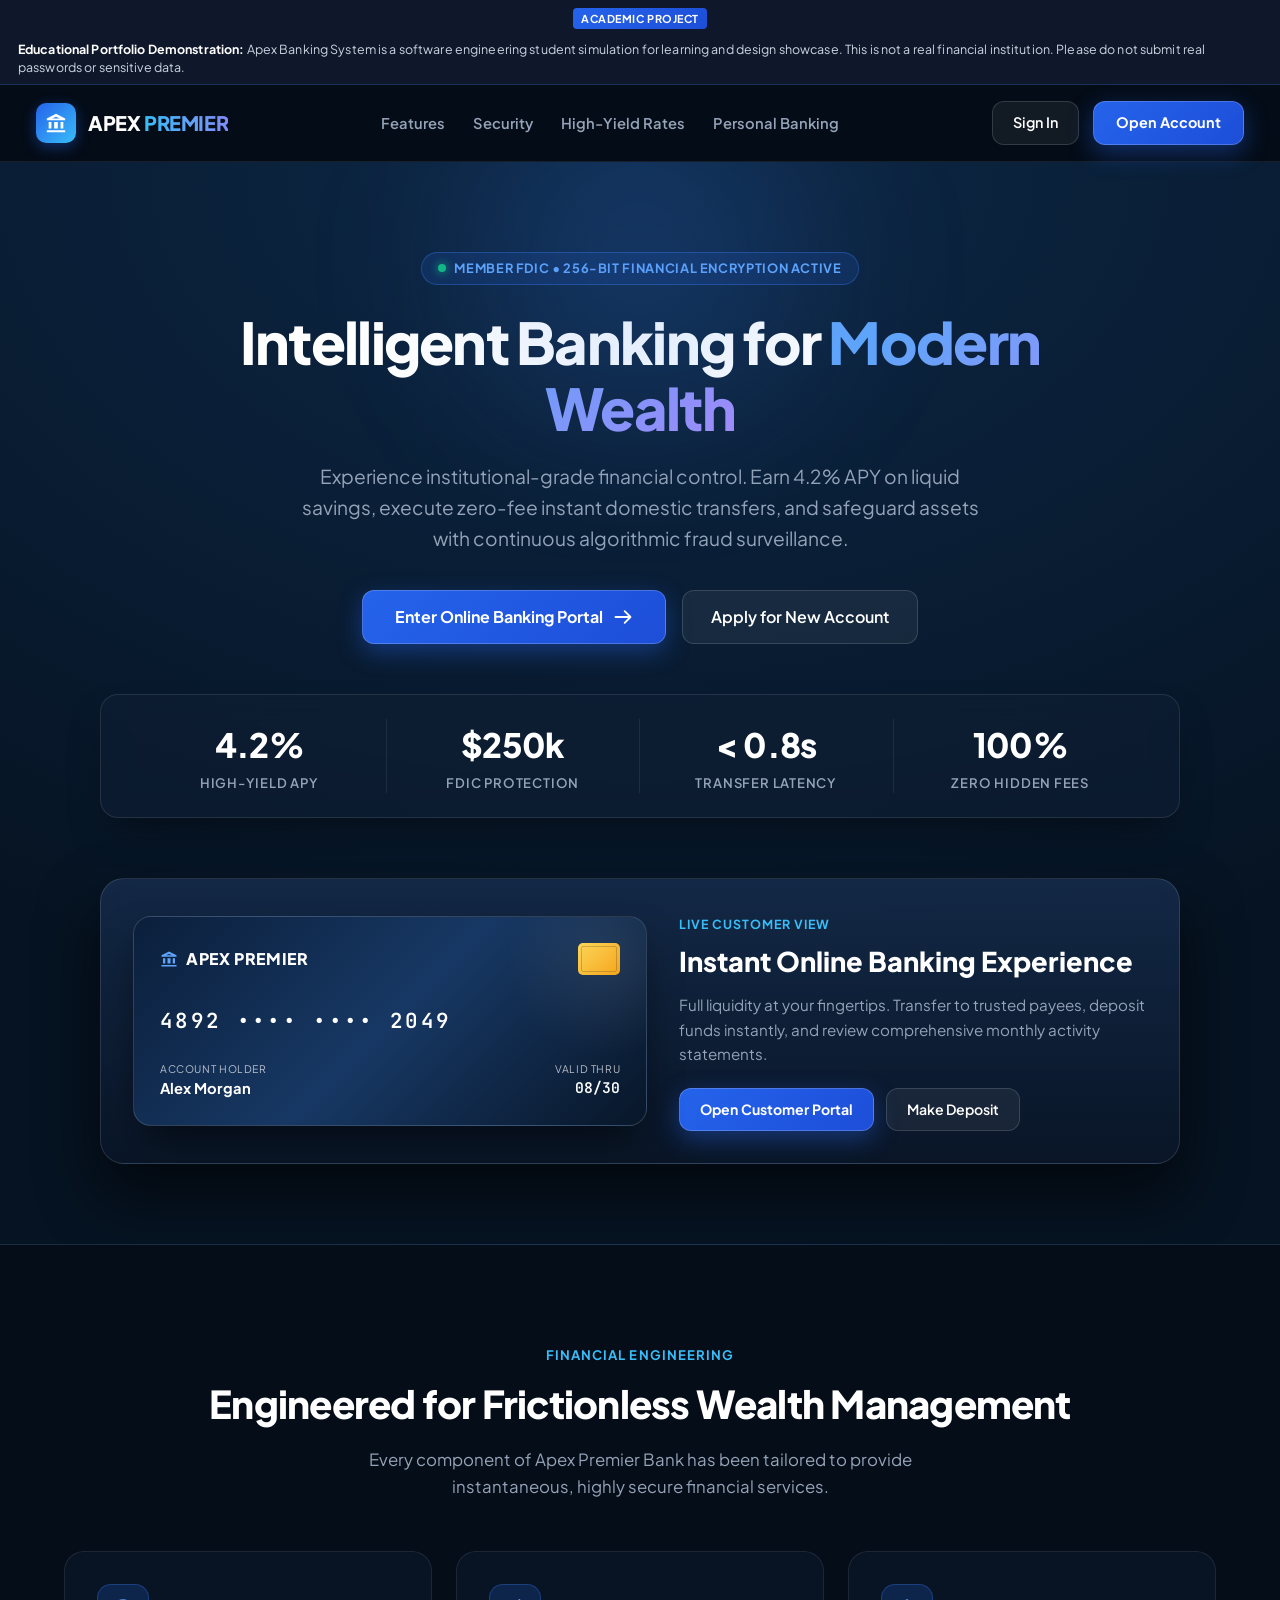
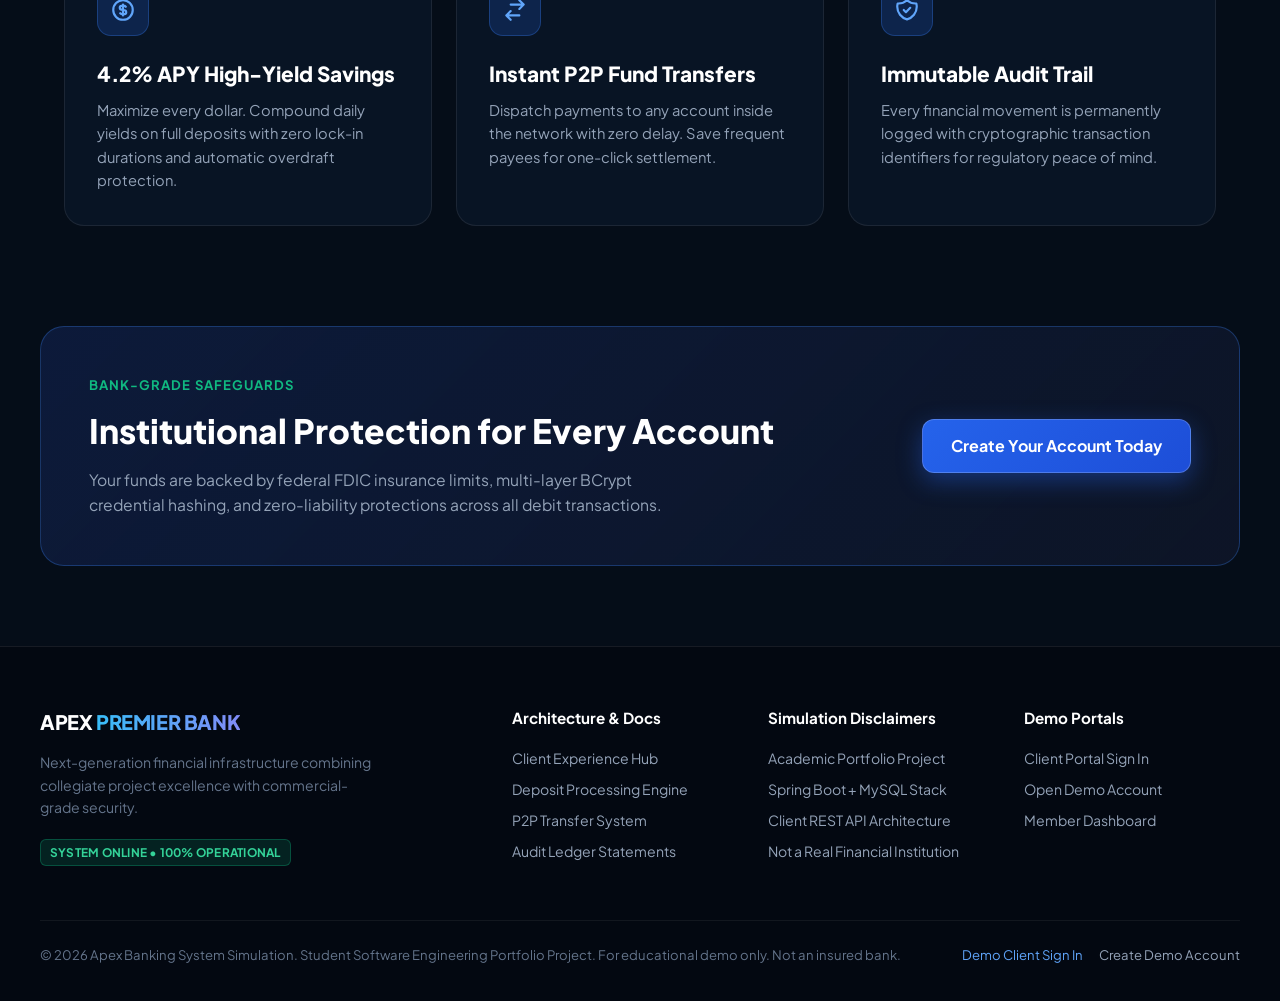
<file: index.html>
<!DOCTYPE html>
<html lang="en">
<head>
  <meta charset="UTF-8">
  <meta name="viewport" content="width=device-width, initial-scale=1.0">
  <meta name="robots" content="noindex, nofollow">
  <meta name="description" content="Academic Portfolio Project - Modern Banking Software Simulation">
  <title>Apex Banking System [Academic Portfolio Demonstration]</title>
  <link rel="stylesheet" href="css/style.css">
  <link rel="stylesheet" href="css/dashboard.css">
  <style>
    /* World-Class Premium Landing UI Styles */
    :root {
      --hero-gradient: radial-gradient(100% 80% at 50% 0%, #0d2847 0%, #061322 100%);
      --accent-glow: 0 0 40px rgba(37, 99, 235, 0.28);
    }

    body {
      background-color: #050d18;
      color: #e2e8f0;
      overflow-x: hidden;
    }

    /* Premium Navigation Header */
    .landing-nav {
      position: sticky;
      top: 0;
      z-index: 100;
      background: rgba(5, 13, 24, 0.85);
      backdrop-filter: blur(16px);
      -webkit-backdrop-filter: blur(16px);
      border-bottom: 1px solid rgba(255, 255, 255, 0.08);
      padding: 16px 36px;
      display: flex;
      justify-content: space-between;
      align-items: center;
    }

    .brand-logo-wrap {
      display: flex;
      align-items: center;
      gap: 12px;
      text-decoration: none;
    }

    .brand-icon-lux {
      width: 40px;
      height: 40px;
      background: linear-gradient(135deg, #2563eb, #38bdf8);
      border-radius: 10px;
      display: flex;
      align-items: center;
      justify-content: center;
      color: #ffffff;
      box-shadow: 0 4px 14px rgba(37, 99, 235, 0.4);
    }

    .brand-text-lux {
      font-size: 1.25rem;
      font-weight: 800;
      letter-spacing: -0.02em;
      color: #ffffff;
    }

    .brand-text-lux span {
      background: linear-gradient(90deg, #38bdf8, #818cf8);
      -webkit-background-clip: text;
      -webkit-text-fill-color: transparent;
    }

    .nav-links-lux {
      display: flex;
      align-items: center;
      gap: 28px;
      list-style: none;
    }

    .nav-links-lux a {
      color: #94a3b8;
      font-size: 0.92rem;
      font-weight: 600;
      transition: color 0.2s ease;
    }

    .nav-links-lux a:hover {
      color: #ffffff;
    }

    .nav-actions-lux {
      display: flex;
      align-items: center;
      gap: 14px;
    }

    /* Hero Section */
    .hero-lux {
      position: relative;
      background: var(--hero-gradient);
      padding: 90px 24px 80px;
      text-align: center;
      overflow: hidden;
      border-bottom: 1px solid rgba(255, 255, 255, 0.06);
    }

    .hero-glow-orb {
      position: absolute;
      top: -100px;
      left: 50%;
      transform: translateX(-50%);
      width: 600px;
      height: 400px;
      background: radial-gradient(circle, rgba(59, 130, 246, 0.22) 0%, transparent 70%);
      filter: blur(60px);
      pointer-events: none;
    }

    .hero-badge {
      display: inline-flex;
      align-items: center;
      gap: 8px;
      padding: 6px 16px;
      border-radius: 50px;
      background: rgba(37, 99, 235, 0.15);
      border: 1px solid rgba(59, 130, 246, 0.35);
      color: #60a5fa;
      font-size: 0.8rem;
      font-weight: 700;
      letter-spacing: 0.05em;
      margin-bottom: 24px;
      text-transform: uppercase;
    }

    .hero-badge-dot {
      width: 8px;
      height: 8px;
      border-radius: 50%;
      background: #10b981;
      box-shadow: 0 0 10px #10b981;
    }

    .hero-headline {
      font-size: 3.6rem;
      font-weight: 800;
      letter-spacing: -0.03em;
      line-height: 1.15;
      max-width: 900px;
      margin: 0 auto 20px;
      color: #ffffff;
    }

    .hero-headline span {
      background: linear-gradient(135deg, #60a5fa 20%, #a78bfa 100%);
      -webkit-background-clip: text;
      -webkit-text-fill-color: transparent;
    }

    .hero-subtext {
      font-size: 1.2rem;
      color: #94a3b8;
      max-width: 680px;
      margin: 0 auto 36px;
      line-height: 1.6;
    }

    .hero-cta-group {
      display: flex;
      justify-content: center;
      gap: 16px;
      margin-bottom: 50px;
      flex-wrap: wrap;
    }

    .btn-lux-primary {
      background: linear-gradient(135deg, #2563eb, #1d4ed8);
      color: #ffffff;
      padding: 14px 32px;
      border-radius: 12px;
      font-weight: 700;
      font-size: 1rem;
      box-shadow: 0 8px 24px rgba(37, 99, 235, 0.4);
      display: inline-flex;
      align-items: center;
      gap: 10px;
      border: 1px solid rgba(255, 255, 255, 0.2);
      transition: all 0.25s ease;
    }

    .btn-lux-primary:hover {
      transform: translateY(-2px);
      box-shadow: 0 12px 30px rgba(37, 99, 235, 0.6);
      background: linear-gradient(135deg, #3b82f6, #2563eb);
    }

    .btn-lux-secondary {
      background: rgba(255, 255, 255, 0.06);
      color: #ffffff;
      padding: 14px 28px;
      border-radius: 12px;
      font-weight: 600;
      font-size: 1rem;
      border: 1px solid rgba(255, 255, 255, 0.14);
      display: inline-flex;
      align-items: center;
      gap: 8px;
      transition: all 0.25s ease;
    }

    .btn-lux-secondary:hover {
      background: rgba(255, 255, 255, 0.12);
      border-color: rgba(255, 255, 255, 0.3);
    }

    /* Key Metrics Bar */
    .metrics-bar {
      display: grid;
      grid-template-columns: repeat(4, 1fr);
      max-width: 1080px;
      margin: 0 auto 20px;
      padding: 24px 32px;
      background: rgba(15, 30, 52, 0.6);
      border: 1px solid rgba(255, 255, 255, 0.1);
      border-radius: 18px;
      backdrop-filter: blur(12px);
      box-shadow: 0 20px 40px -15px rgba(0, 0, 0, 0.5);
    }

    .metric-item {
      text-align: center;
      border-right: 1px solid rgba(255, 255, 255, 0.08);
      padding: 0 16px;
    }

    .metric-item:last-child {
      border-right: none;
    }

    .metric-number {
      font-size: 2.1rem;
      font-weight: 800;
      color: #ffffff;
      letter-spacing: -0.02em;
    }

    .metric-desc {
      font-size: 0.82rem;
      color: #94a3b8;
      font-weight: 600;
      text-transform: uppercase;
      letter-spacing: 0.06em;
      margin-top: 4px;
    }

    /* Showcase Card Container */
    .card-showcase-wrap {
      max-width: 1080px;
      margin: 60px auto 0;
      position: relative;
    }

    .hero-mockup-frame {
      background: linear-gradient(180deg, rgba(22, 45, 78, 0.8) 0%, rgba(10, 22, 40, 0.95) 100%);
      border: 1px solid rgba(255, 255, 255, 0.12);
      border-radius: 24px;
      padding: 32px;
      box-shadow: 0 30px 60px rgba(0, 0, 0, 0.6);
      display: grid;
      grid-template-columns: 1.1fr 1fr;
      gap: 32px;
      align-items: center;
      text-align: left;
    }

    /* Feature Grid Section */
    .features-section {
      max-width: 1200px;
      margin: 100px auto;
      padding: 0 24px;
    }

    .section-badge {
      color: #38bdf8;
      font-weight: 700;
      font-size: 0.82rem;
      letter-spacing: 0.08em;
      text-transform: uppercase;
      margin-bottom: 10px;
    }

    .section-title-lux {
      font-size: 2.4rem;
      font-weight: 800;
      color: #ffffff;
      letter-spacing: -0.02em;
      margin-bottom: 14px;
    }

    .section-desc-lux {
      font-size: 1.05rem;
      color: #94a3b8;
      max-width: 600px;
      line-height: 1.6;
      margin-bottom: 50px;
    }

    .lux-grid {
      display: grid;
      grid-template-columns: repeat(auto-fit, minmax(320px, 1fr));
      gap: 24px;
    }

    .lux-card {
      background: rgba(15, 30, 52, 0.45);
      border: 1px solid rgba(255, 255, 255, 0.08);
      border-radius: 20px;
      padding: 32px;
      transition: all 0.3s ease;
      position: relative;
      overflow: hidden;
    }

    .lux-card:hover {
      transform: translateY(-5px);
      border-color: rgba(59, 130, 246, 0.5);
      background: rgba(18, 38, 68, 0.6);
      box-shadow: 0 20px 40px rgba(0, 0, 0, 0.4);
    }

    .lux-icon {
      width: 52px;
      height: 52px;
      border-radius: 14px;
      background: rgba(37, 99, 235, 0.2);
      border: 1px solid rgba(59, 130, 246, 0.3);
      display: flex;
      align-items: center;
      justify-content: center;
      color: #60a5fa;
      margin-bottom: 22px;
    }

    .lux-card-title {
      font-size: 1.3rem;
      font-weight: 800;
      color: #ffffff;
      margin-bottom: 10px;
    }

    .lux-card-desc {
      font-size: 0.92rem;
      color: #94a3b8;
      line-height: 1.6;
    }

    /* Security & Compliance Banner */
    .security-banner {
      max-width: 1200px;
      margin: 80px auto;
      padding: 48px;
      background: linear-gradient(135deg, rgba(30, 58, 138, 0.3) 0%, rgba(15, 23, 42, 0.8) 100%);
      border: 1px solid rgba(59, 130, 246, 0.3);
      border-radius: 24px;
      display: flex;
      align-items: center;
      justify-content: space-between;
      gap: 40px;
      flex-wrap: wrap;
    }

    /* Footer */
    .landing-footer {
      background: #030811;
      border-top: 1px solid rgba(255, 255, 255, 0.08);
      padding: 60px 36px 36px;
      color: #64748b;
      font-size: 0.88rem;
    }

    .footer-grid {
      max-width: 1200px;
      margin: 0 auto;
      display: grid;
      grid-template-columns: 2fr 1fr 1fr 1fr;
      gap: 40px;
      margin-bottom: 48px;
    }

    .footer-col h4 {
      color: #ffffff;
      font-size: 0.95rem;
      font-weight: 700;
      margin-bottom: 18px;
    }

    .footer-col ul {
      list-style: none;
    }

    .footer-col ul li {
      margin-bottom: 10px;
    }

    .footer-col ul li a {
      color: #94a3b8;
      transition: color 0.2s ease;
    }

    .footer-col ul li a:hover {
      color: #ffffff;
    }

    .footer-bottom {
      max-width: 1200px;
      margin: 0 auto;
      padding-top: 24px;
      border-top: 1px solid rgba(255, 255, 255, 0.06);
      display: flex;
      justify-content: space-between;
      align-items: center;
      font-size: 0.82rem;
      flex-wrap: wrap;
      gap: 12px;
    }

    @media (max-width: 900px) {
      .nav-links-lux { display: none; }
      .metrics-bar { grid-template-columns: repeat(2, 1fr); gap: 20px; }
      .hero-mockup-frame { grid-template-columns: 1fr; }
      .hero-headline { font-size: 2.6rem; }
      .footer-grid { grid-template-columns: 1fr; }
    }
  </style>
</head>
<body>

  <!-- Academic Simulation Disclaimer Banner -->
  <div class="academic-simulation-banner">
    <span class="academic-badge">Academic Project</span>
    <span class="academic-banner-text">
      <strong>Educational Portfolio Demonstration:</strong> Apex Banking System is a software engineering student simulation for learning and design showcase. This is not a real financial institution. Please do not submit real passwords or sensitive data.
    </span>
  </div>

  <!-- Premium Top Navigation -->
  <nav class="landing-nav">
    <a href="index.html" class="brand-logo-wrap">
      <div class="brand-icon-lux">
        <svg width="22" height="22" viewBox="0 0 24 24" fill="currentColor">
          <path d="M12 2L2 7v2h20V7L12 2zm0 3.3L16.2 7H7.8L12 5.3zM4 11v7h3v-7H4zm6 0v7h4v-7h-4zm7 0v7h3v-7h-3zm-15 9v2h20v-2H2z"/>
        </svg>
      </div>
      <div class="brand-text-lux">APEX <span>PREMIER</span></div>
    </a>

    <ul class="nav-links-lux">
      <li><a href="#features">Features</a></li>
      <li><a href="#security">Security</a></li>
      <li><a href="#rates">High-Yield Rates</a></li>
      <li><a href="login.html">Personal Banking</a></li>
    </ul>

    <div class="nav-actions-lux">
      <a href="login.html" class="btn-lux-secondary" style="padding: 10px 20px; font-size: 0.9rem;">Sign In</a>
      <a href="register.html" class="btn-lux-primary" style="padding: 10px 22px; font-size: 0.9rem;">Open Account</a>
    </div>
  </nav>

  <!-- Hero Section -->
  <header class="hero-lux">
    <div class="hero-glow-orb"></div>
    
    <div class="hero-badge">
      <span class="hero-badge-dot"></span>
      Member FDIC &bull; 256-Bit Financial Encryption Active
    </div>

    <h1 class="hero-headline">
      Intelligent Banking for <span>Modern Wealth</span>
    </h1>

    <p class="hero-subtext">
      Experience institutional-grade financial control. Earn 4.2% APY on liquid savings, execute zero-fee instant domestic transfers, and safeguard assets with continuous algorithmic fraud surveillance.
    </p>

    <div class="hero-cta-group">
      <a href="login.html" class="btn-lux-primary">
        Enter Online Banking Portal
        <svg width="20" height="20" fill="none" stroke="currentColor" stroke-width="2.2" viewBox="0 0 24 24"><path stroke-linecap="round" stroke-linejoin="round" d="M14 5l7 7m0 0l-7 7m7-7H3"/></svg>
      </a>
      <a href="register.html" class="btn-lux-secondary">
        Apply for New Account
      </a>
    </div>

    <!-- Live Metrics Bar -->
    <div class="metrics-bar">
      <div class="metric-item">
        <div class="metric-number">4.2%</div>
        <div class="metric-desc">High-Yield APY</div>
      </div>
      <div class="metric-item">
        <div class="metric-number">$250k</div>
        <div class="metric-desc">FDIC Protection</div>
      </div>
      <div class="metric-item">
        <div class="metric-number">&lt; 0.8s</div>
        <div class="metric-desc">Transfer Latency</div>
      </div>
      <div class="metric-item">
        <div class="metric-number">100%</div>
        <div class="metric-desc">Zero Hidden Fees</div>
      </div>
    </div>

    <!-- Interactive Card & Account Showcase -->
    <div class="card-showcase-wrap">
      <div class="hero-mockup-frame">
        <div>
          <!-- Executive Obsidian Card -->
          <div class="virtual-card-wrapper" style="background: linear-gradient(135deg, #0b1f3b 0%, #173864 50%, #081628 100%); border: 1px solid rgba(255,255,255,0.15); box-shadow: 0 20px 40px -10px rgba(0,0,0,0.6);">
            <div class="card-top">
              <div class="bank-logo-text" style="display: flex; align-items: center; gap: 8px;">
                <svg width="18" height="18" viewBox="0 0 24 24" fill="#60a5fa"><path d="M12 2L2 7v2h20V7L12 2zm0 3.3L16.2 7H7.8L12 5.3zM4 11v7h3v-7H4zm6 0v7h4v-7h-4zm7 0v7h3v-7h-3zm-15 9v2h20v-2H2z"/></svg>
                APEX PREMIER
              </div>
              <div class="card-chip"></div>
            </div>
            
            <div class="card-number">4892 &bull;&bull;&bull;&bull; &bull;&bull;&bull;&bull; 2049</div>

            <div class="card-bottom">
              <div>
                <div class="card-holder-label">Account Holder</div>
                <div class="card-holder-name">Alex Morgan</div>
              </div>
              <div style="text-align: right;">
                <div class="card-holder-label">Valid Thru</div>
                <div class="card-valid-thru">08/30</div>
              </div>
            </div>
          </div>
        </div>

        <div>
          <span style="font-size: 0.78rem; text-transform: uppercase; color: #38bdf8; font-weight: 700; letter-spacing: 0.08em;">Live Customer View</span>
          <h3 style="font-size: 1.7rem; font-weight: 800; color: #ffffff; margin: 6px 0 12px;">Instant Online Banking Experience</h3>
          <p style="color: #94a3b8; font-size: 0.95rem; line-height: 1.6; margin-bottom: 22px;">
            Full liquidity at your fingertips. Transfer to trusted payees, deposit funds instantly, and review comprehensive monthly activity statements.
          </p>

          <div style="display: flex; gap: 12px; flex-wrap: wrap;">
            <a href="dashboard.html" class="btn-lux-primary" style="padding: 10px 20px; font-size: 0.88rem;">
              Open Customer Portal
            </a>
            <a href="deposit.html" class="btn-lux-secondary" style="padding: 10px 20px; font-size: 0.88rem;">
              Make Deposit
            </a>
          </div>
        </div>
      </div>
    </div>
  </header>

  <!-- Core Banking Features -->
  <section id="features" class="features-section">
    <div style="text-align: center;">
      <div class="section-badge">Financial Engineering</div>
      <h2 class="section-title-lux">Engineered for Frictionless Wealth Management</h2>
      <p class="section-desc-lux" style="margin-left: auto; margin-right: auto;">
        Every component of Apex Premier Bank has been tailored to provide instantaneous, highly secure financial services.
      </p>
    </div>

    <div class="lux-grid">
      <!-- Feature 1 -->
      <div class="lux-card">
        <div class="lux-icon">
          <svg width="26" height="26" fill="none" stroke="currentColor" stroke-width="2" viewBox="0 0 24 24"><path stroke-linecap="round" stroke-linejoin="round" d="M12 8c-1.657 0-3 .895-3 2s1.343 2 3 2 3 .895 3 2-1.343 2-3 2m0-8c1.11 0 2.08.402 2.599 1M12 8V7m0 1v8m0 0v1m0-1c-1.11 0-2.08-.402-2.599-1M21 12a9 9 0 11-18 0 9 9 0 0118 0z"/></svg>
        </div>
        <h3 class="lux-card-title">4.2% APY High-Yield Savings</h3>
        <p class="lux-card-desc">Maximize every dollar. Compound daily yields on full deposits with zero lock-in durations and automatic overdraft protection.</p>
      </div>

      <!-- Feature 2 -->
      <div class="lux-card">
        <div class="lux-icon">
          <svg width="26" height="26" fill="none" stroke="currentColor" stroke-width="2" viewBox="0 0 24 24"><path stroke-linecap="round" stroke-linejoin="round" d="M8 7h12m0 0l-4-4m4 4l-4 4m0 6H4m0 0l4 4m-4-4l4-4"/></svg>
        </div>
        <h3 class="lux-card-title">Instant P2P Fund Transfers</h3>
        <p class="lux-card-desc">Dispatch payments to any account inside the network with zero delay. Save frequent payees for one-click settlement.</p>
      </div>

      <!-- Feature 3 -->
      <div class="lux-card">
        <div class="lux-icon">
          <svg width="26" height="26" fill="none" stroke="currentColor" stroke-width="2" viewBox="0 0 24 24"><path stroke-linecap="round" stroke-linejoin="round" d="M9 12l2 2 4-4m5.618-4.016A11.955 11.955 0 0112 2.944a11.955 11.955 0 01-8.618 3.04A12.02 12.02 0 003 9c0 5.591 3.824 10.29 9 11.622 5.176-1.332 9-6.03 9-11.622 0-1.042-.133-2.052-.382-3.016z"/></svg>
        </div>
        <h3 class="lux-card-title">Immutable Audit Trail</h3>
        <p class="lux-card-desc">Every financial movement is permanently logged with cryptographic transaction identifiers for regulatory peace of mind.</p>
      </div>
    </div>
  </section>

  <!-- Security Banner -->
  <section id="security" style="padding: 0 24px;">
    <div class="security-banner">
      <div>
        <div class="section-badge" style="color: #10b981;">Bank-Grade Safeguards</div>
        <h2 style="font-size: 2.1rem; font-weight: 800; color: #ffffff; margin-bottom: 12px;">Institutional Protection for Every Account</h2>
        <p style="color: #94a3b8; font-size: 0.98rem; max-width: 580px; line-height: 1.6;">
          Your funds are backed by federal FDIC insurance limits, multi-layer BCrypt credential hashing, and zero-liability protections across all debit transactions.
        </p>
      </div>

      <div>
        <a href="register.html" class="btn-lux-primary" style="padding: 14px 28px;">
          Create Your Account Today
        </a>
      </div>
    </div>
  </section>

  <!-- Premium Footer -->
  <footer class="landing-footer">
    <div class="footer-grid">
      <div>
        <div class="brand-text-lux" style="margin-bottom: 14px;">APEX <span>PREMIER BANK</span></div>
        <p style="line-height: 1.6; max-width: 340px; margin-bottom: 20px;">
          Next-generation financial infrastructure combining collegiate project excellence with commercial-grade security.
        </p>
        <span class="badge badge-success" style="background: rgba(16, 185, 129, 0.15); color: #34d399; border: 1px solid rgba(16, 185, 129, 0.3);">
          SYSTEM ONLINE &bull; 100% OPERATIONAL
        </span>
      </div>

      <div class="footer-col">
        <h4>Architecture & Docs</h4>
        <ul>
          <li><a href="dashboard.html">Client Experience Hub</a></li>
          <li><a href="deposit.html">Deposit Processing Engine</a></li>
          <li><a href="transfer.html">P2P Transfer System</a></li>
          <li><a href="transactions.html">Audit Ledger Statements</a></li>
        </ul>
      </div>

      <div class="footer-col">
        <h4>Simulation Disclaimers</h4>
        <ul>
          <li><a href="#">Academic Portfolio Project</a></li>
          <li><a href="#">Spring Boot + MySQL Stack</a></li>
          <li><a href="#">Client REST API Architecture</a></li>
          <li><a href="#">Not a Real Financial Institution</a></li>
        </ul>
      </div>

      <div class="footer-col">
        <h4>Demo Portals</h4>
        <ul>
          <li><a href="login.html">Client Portal Sign In</a></li>
          <li><a href="register.html">Open Demo Account</a></li>
          <li><a href="dashboard.html">Member Dashboard</a></li>
        </ul>
      </div>
    </div>

    <div class="footer-bottom">
      <div>&copy; 2026 Apex Banking System Simulation. Student Software Engineering Portfolio Project. For educational demo only. Not an insured bank.</div>
      <div>
        <a href="login.html" style="color: #60a5fa; margin-right: 14px;">Demo Client Sign In</a>
        <a href="register.html" style="color: #94a3b8;">Create Demo Account</a>
      </div>
    </div>
  </footer>

</body>
</html>
</file>
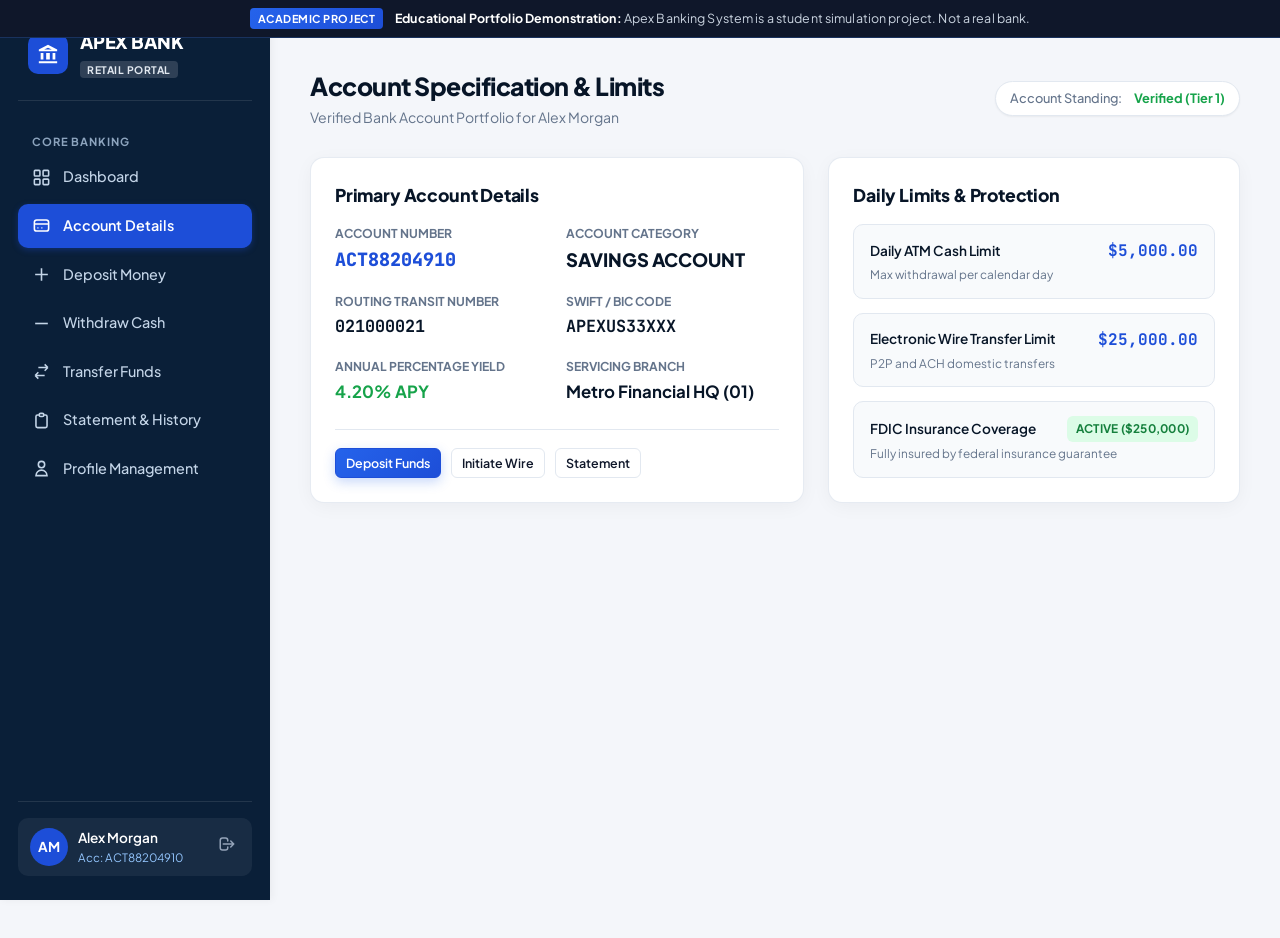
<file: account-details.html>
<!DOCTYPE html>
<html lang="en">
<head>
  <meta charset="UTF-8">
  <meta name="viewport" content="width=device-width, initial-scale=1.0">
  <meta name="robots" content="noindex, nofollow">
  <title>Account Details - Apex Banking Simulation [Academic Project]</title>
  <link rel="stylesheet" href="css/style.css">
  <link rel="stylesheet" href="css/dashboard.css">
</head>
<body>

  <!-- Academic Simulation Disclaimer Banner -->
  <div class="academic-simulation-banner">
    <span class="academic-badge">Academic Project</span>
    <span class="academic-banner-text">
      <strong>Educational Portfolio Demonstration:</strong> Apex Banking System is a student simulation project. Not a real bank.
    </span>
  </div>

  <div class="app-layout">
    
    <!-- Sidebar Navigation -->
    <aside class="sidebar">
      <div class="brand">
        <div class="brand-icon">
          <svg viewBox="0 0 24 24"><path d="M12 2L2 7v2h20V7L12 2zm0 3.3L16.2 7H7.8L12 5.3zM4 11v7h3v-7H4zm6 0v7h4v-7h-4zm7 0v7h3v-7h-3zm-15 9v2h20v-2H2z"/></svg>
        </div>
        <div>
          <div class="brand-title">APEX BANK</div>
          <span class="brand-badge">RETAIL PORTAL</span>
        </div>
      </div>

      <div class="nav-section-title">Core Banking</div>
      <ul class="nav-menu">
        <li>
          <a href="dashboard.html" class="nav-link">
            <svg viewBox="0 0 24 24"><rect x="3" y="3" width="7" height="7" rx="1"/><rect x="14" y="3" width="7" height="7" rx="1"/><rect x="14" y="14" width="7" height="7" rx="1"/><rect x="3" y="14" width="7" height="7" rx="1"/></svg>
            Dashboard
          </a>
        </li>
        <li>
          <a href="account-details.html" class="nav-link active">
            <svg viewBox="0 0 24 24"><path d="M3 10h18M7 15h1m4 0h1m-7 4h12a3 3 0 003-3V8a3 3 0 00-3-3H6a3 3 0 00-3 3v8a3 3 0 003 3z"/></svg>
            Account Details
          </a>
        </li>
        <li>
          <a href="deposit.html" class="nav-link">
            <svg viewBox="0 0 24 24"><path d="M12 4v16m8-8H4"/></svg>
            Deposit Money
          </a>
        </li>
        <li>
          <a href="withdraw.html" class="nav-link">
            <svg viewBox="0 0 24 24"><path d="M20 12H4"/></svg>
            Withdraw Cash
          </a>
        </li>
        <li>
          <a href="transfer.html" class="nav-link">
            <svg viewBox="0 0 24 24"><path d="M8 7h12m0 0l-4-4m4 4l-4 4m0 6H4m0 0l4 4m-4-4l4-4"/></svg>
            Transfer Funds
          </a>
        </li>
        <li>
          <a href="transactions.html" class="nav-link">
            <svg viewBox="0 0 24 24"><path d="M9 5H7a2 2 0 00-2 2v12a2 2 0 002 2h10a2 2 0 002-2V7a2 2 0 00-2-2h-2M9 5a2 2 0 002 2h2a2 2 0 002-2M9 5a2 2 0 012-2h2a2 2 0 012 2"/></svg>
            Statement & History
          </a>
        </li>
        <li>
          <a href="profile.html" class="nav-link">
            <svg viewBox="0 0 24 24"><path d="M16 7a4 4 0 11-8 0 4 4 0 018 0zM12 14a7 7 0 00-7 7h14a7 7 0 00-7-7z"/></svg>
            Profile Management
          </a>
        </li>
      </ul>



      <div class="sidebar-footer">
        <div class="user-card">
          <div class="user-avatar val-name">AM</div>
          <div class="user-info">
            <div class="user-name val-name">Alex Morgan</div>
            <div class="user-role">Acc: <span class="val-accno">ACT88204910</span></div>
          </div>
          <a href="login.html" title="Logout" style="color: #94a3b8; padding: 4px;">
            <svg width="18" height="18" fill="none" stroke="currentColor" stroke-width="2" viewBox="0 0 24 24"><path stroke-linecap="round" stroke-linejoin="round" d="M17 16l4-4m0 0l-4-4m4 4H7m6 4v1a3 3 0 01-3 3H6a3 3 0 01-3-3V7a3 3 0 013-3h4a3 3 0 013 3v1"/></svg>
          </a>
        </div>
      </div>
    </aside>

    <!-- Main Content -->
    <main class="main-wrapper">
      
      <!-- Topbar Header -->
      <header class="topbar">
        <div style="display: flex; align-items: center; gap: 14px;">
          <button class="mobile-toggle" aria-label="Toggle navigation">
            <svg width="22" height="22" fill="none" stroke="currentColor" stroke-width="2" viewBox="0 0 24 24"><path stroke-linecap="round" stroke-linejoin="round" d="M4 6h16M4 12h16M4 18h16"/></svg>
          </button>
          <div class="topbar-greeting">
            <h1>Account Specification & Limits</h1>
            <p>Verified Bank Account Portfolio for <span class="val-name">Alex Morgan</span></p>
          </div>
        </div>

        <div class="pill-badge">
          <span>Account Standing:</span>
          <strong style="color: var(--green-600); margin-left: 4px;">Verified (Tier 1)</strong>
        </div>
      </header>

      <!-- Account Overview Specification Card -->
      <div style="display: grid; grid-template-columns: 1.2fr 1fr; gap: 24px; margin-bottom: 24px;">
        
        <div class="card">
          <div class="section-title" style="margin-bottom: 16px;">Primary Account Details</div>
          
          <div style="display: grid; grid-template-columns: 1fr 1fr; gap: 18px;">
            <div>
              <div style="font-size: 0.76rem; color: var(--text-muted); text-transform: uppercase; font-weight: 700;">Account Number</div>
              <div style="font-size: 1.15rem; font-weight: 800; font-family: var(--font-mono); color: var(--blue-600); margin-top: 4px;" class="val-accno">ACT88204910</div>
            </div>

            <div>
              <div style="font-size: 0.76rem; color: var(--text-muted); text-transform: uppercase; font-weight: 700;">Account Category</div>
              <div style="font-size: 1.15rem; font-weight: 800; color: var(--navy-950); margin-top: 4px;" class="val-acctype">SAVINGS</div>
            </div>

            <div>
              <div style="font-size: 0.76rem; color: var(--text-muted); text-transform: uppercase; font-weight: 700;">Routing Transit Number</div>
              <div style="font-size: 1.05rem; font-weight: 700; font-family: var(--font-mono); color: var(--navy-950); margin-top: 4px;">021000021</div>
            </div>

            <div>
              <div style="font-size: 0.76rem; color: var(--text-muted); text-transform: uppercase; font-weight: 700;">SWIFT / BIC Code</div>
              <div style="font-size: 1.05rem; font-weight: 700; font-family: var(--font-mono); color: var(--navy-950); margin-top: 4px;">APEXUS33XXX</div>
            </div>

            <div>
              <div style="font-size: 0.76rem; color: var(--text-muted); text-transform: uppercase; font-weight: 700;">Annual Percentage Yield</div>
              <div style="font-size: 1.05rem; font-weight: 700; color: var(--green-600); margin-top: 4px;">4.20% APY</div>
            </div>

            <div>
              <div style="font-size: 0.76rem; color: var(--text-muted); text-transform: uppercase; font-weight: 700;">Servicing Branch</div>
              <div style="font-size: 1.05rem; font-weight: 700; color: var(--navy-950); margin-top: 4px;">Metro Financial HQ (01)</div>
            </div>
          </div>

          <div style="margin-top: 24px; padding-top: 18px; border-top: 1px solid var(--border-color); display: flex; gap: 10px; flex-wrap: wrap;">
            <a href="deposit.html" class="btn btn-primary btn-sm">Deposit Funds</a>
            <a href="transfer.html" class="btn btn-secondary btn-sm">Initiate Wire</a>
            <a href="transactions.html" class="btn btn-secondary btn-sm">Statement</a>
          </div>
        </div>

        <!-- Account Security & Transfer Limits Card -->
        <div class="card">
          <div class="section-title" style="margin-bottom: 16px;">Daily Limits & Protection</div>
          
          <div style="display: flex; flex-direction: column; gap: 14px;">
            <div style="background: var(--bg-subtle); padding: 14px 16px; border-radius: var(--radius-md); border: 1px solid var(--border-color);">
              <div style="display: flex; justify-content: space-between; align-items: center;">
                <span style="font-size: 0.85rem; font-weight: 600; color: var(--navy-950);">Daily ATM Cash Limit</span>
                <strong style="color: var(--blue-600); font-family: var(--font-mono);">$5,000.00</strong>
              </div>
              <div style="font-size: 0.74rem; color: var(--text-muted); margin-top: 3px;">Max withdrawal per calendar day</div>
            </div>

            <div style="background: var(--bg-subtle); padding: 14px 16px; border-radius: var(--radius-md); border: 1px solid var(--border-color);">
              <div style="display: flex; justify-content: space-between; align-items: center;">
                <span style="font-size: 0.85rem; font-weight: 600; color: var(--navy-950);">Electronic Wire Transfer Limit</span>
                <strong style="color: var(--blue-600); font-family: var(--font-mono);">$25,000.00</strong>
              </div>
              <div style="font-size: 0.74rem; color: var(--text-muted); margin-top: 3px;">P2P and ACH domestic transfers</div>
            </div>

            <div style="background: var(--bg-subtle); padding: 14px 16px; border-radius: var(--radius-md); border: 1px solid var(--border-color);">
              <div style="display: flex; justify-content: space-between; align-items: center;">
                <span style="font-size: 0.85rem; font-weight: 600; color: var(--navy-950);">FDIC Insurance Coverage</span>
                <span class="badge badge-success">ACTIVE ($250,000)</span>
              </div>
              <div style="font-size: 0.74rem; color: var(--text-muted); margin-top: 3px;">Fully insured by federal insurance guarantee</div>
            </div>
          </div>
        </div>

      </div>

    </main>

  </div>

  <script src="js/mock-data.js"></script>
  <script src="js/api.js"></script>
  <script src="js/app.js"></script>
</body>
</html>
</file>
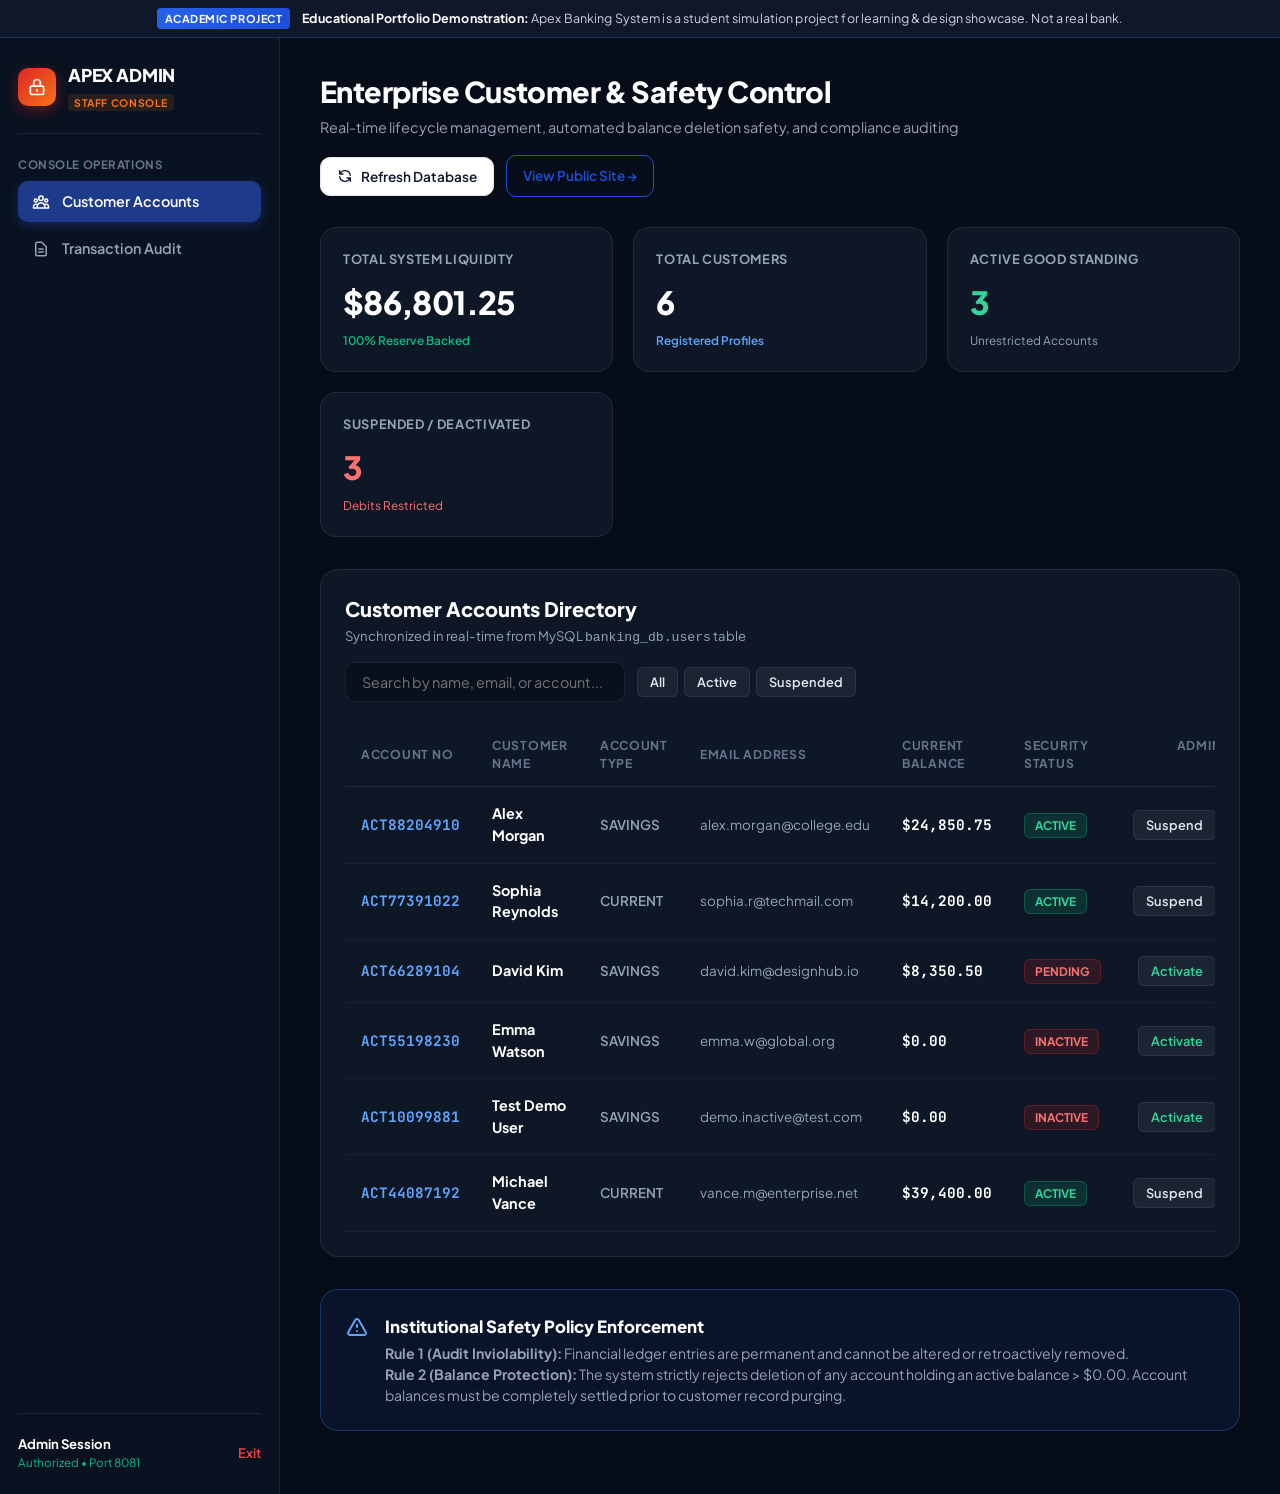
<file: admin.html>
<!DOCTYPE html>
<html lang="en">
<head>
  <meta charset="UTF-8">
  <meta name="viewport" content="width=device-width, initial-scale=1.0">
  <meta name="robots" content="noindex, nofollow">
  <title>Apex Executive Operations - Administration Console [Academic Simulation]</title>
  <link rel="stylesheet" href="css/style.css">
  <link rel="stylesheet" href="css/dashboard.css">
  <style>
    /* Executive Admin Dark Terminal Design */
    :root {
      --admin-bg: #070d18;
      --admin-card: #0d1726;
      --admin-border: rgba(255, 255, 255, 0.08);
      --admin-border-hover: rgba(59, 130, 246, 0.35);
      --admin-text-white: #ffffff;
      --admin-text-sub: #94a3b8;
    }

    body {
      background-color: var(--admin-bg);
      color: #e2e8f0;
      min-height: 100vh;
    }

    .admin-layout {
      display: flex;
      min-height: 100vh;
    }

    /* Admin Dedicated Sidebar */
    .admin-sidebar {
      width: 280px;
      background: #091220;
      border-right: 1px solid var(--admin-border);
      padding: 24px 18px;
      display: flex;
      flex-direction: column;
      flex-shrink: 0;
    }

    .admin-brand {
      display: flex;
      align-items: center;
      gap: 12px;
      padding-bottom: 20px;
      border-bottom: 1px solid var(--admin-border);
      margin-bottom: 22px;
    }

    .admin-brand-icon {
      width: 38px;
      height: 38px;
      background: linear-gradient(135deg, #dc2626, #f97316);
      border-radius: 10px;
      display: flex;
      align-items: center;
      justify-content: center;
      color: #fff;
      box-shadow: 0 4px 14px rgba(220, 38, 38, 0.4);
    }

    .admin-brand-title {
      font-size: 1.1rem;
      font-weight: 800;
      color: #ffffff;
      letter-spacing: -0.01em;
    }

    .admin-brand-badge {
      font-size: 0.65rem;
      font-weight: 700;
      color: #f97316;
      background: rgba(249, 115, 22, 0.12);
      padding: 2px 6px;
      border-radius: 4px;
      letter-spacing: 0.06em;
      text-transform: uppercase;
    }

    .admin-nav-menu {
      list-style: none;
      display: flex;
      flex-direction: column;
      gap: 6px;
    }

    .admin-nav-link {
      display: flex;
      align-items: center;
      gap: 12px;
      padding: 10px 14px;
      border-radius: 10px;
      color: #94a3b8;
      font-size: 0.9rem;
      font-weight: 600;
      transition: all 0.2s ease;
      text-decoration: none;
    }

    .admin-nav-link:hover {
      background: rgba(255, 255, 255, 0.05);
      color: #ffffff;
    }

    .admin-nav-link.active {
      background: #1e3a8a;
      color: #ffffff;
      box-shadow: 0 4px 12px rgba(30, 58, 138, 0.5);
    }

    .admin-main {
      flex: 1;
      padding: 32px 40px;
      overflow-y: auto;
    }

    /* Top Bar */
    .admin-topbar {
      display: flex;
      justify-content: space-between;
      align-items: center;
      margin-bottom: 30px;
      flex-wrap: wrap;
      gap: 16px;
    }

    .admin-topbar h1 {
      font-size: 1.8rem;
      font-weight: 800;
      color: #ffffff;
      letter-spacing: -0.02em;
    }

    .admin-topbar p {
      color: #94a3b8;
      font-size: 0.9rem;
      margin-top: 4px;
    }

    /* Executive Stat Cards */
    .admin-stats-grid {
      display: grid;
      grid-template-columns: repeat(auto-fit, minmax(220px, 1fr));
      gap: 20px;
      margin-bottom: 32px;
    }

    .admin-stat-card {
      background: var(--admin-card);
      border: 1px solid var(--admin-border);
      border-radius: 16px;
      padding: 22px;
      transition: all 0.2s ease;
    }

    .admin-stat-card:hover {
      border-color: var(--admin-border-hover);
      transform: translateY(-2px);
    }

    .admin-stat-label {
      font-size: 0.8rem;
      color: #94a3b8;
      text-transform: uppercase;
      font-weight: 700;
      letter-spacing: 0.05em;
      margin-bottom: 8px;
    }

    .admin-stat-val {
      font-size: 2rem;
      font-weight: 800;
      color: #ffffff;
      letter-spacing: -0.02em;
    }

    /* Modern Table Container */
    .admin-table-card {
      background: var(--admin-card);
      border: 1px solid var(--admin-border);
      border-radius: 18px;
      padding: 24px;
      margin-bottom: 32px;
    }

    .admin-table-header {
      display: flex;
      justify-content: space-between;
      align-items: center;
      margin-bottom: 20px;
      flex-wrap: wrap;
      gap: 14px;
    }

    .admin-search-input {
      background: #08101e;
      border: 1px solid var(--admin-border);
      border-radius: 10px;
      padding: 10px 16px;
      color: #ffffff;
      font-size: 0.9rem;
      width: 280px;
      outline: none;
    }

    .admin-search-input:focus {
      border-color: #3b82f6;
    }

    .admin-table {
      width: 100%;
      border-collapse: collapse;
      font-size: 0.9rem;
    }

    .admin-table th {
      text-align: left;
      padding: 14px 16px;
      color: #64748b;
      font-size: 0.76rem;
      text-transform: uppercase;
      letter-spacing: 0.06em;
      border-bottom: 1px solid var(--admin-border);
    }

    .admin-table td {
      padding: 16px;
      border-bottom: 1px solid rgba(255, 255, 255, 0.04);
      color: #e2e8f0;
    }

    .admin-table tr:hover td {
      background: rgba(255, 255, 255, 0.02);
    }

    .btn-admin-action {
      background: rgba(255, 255, 255, 0.06);
      border: 1px solid var(--admin-border);
      color: #e2e8f0;
      padding: 6px 12px;
      border-radius: 6px;
      font-size: 0.8rem;
      font-weight: 600;
      cursor: pointer;
      transition: all 0.15s ease;
    }

    .btn-admin-action:hover {
      background: rgba(255, 255, 255, 0.12);
      color: #ffffff;
    }

    .btn-admin-delete {
      background: rgba(220, 38, 38, 0.15);
      border: 1px solid rgba(220, 38, 38, 0.3);
      color: #f87171;
    }

    .btn-admin-delete:hover {
      background: #dc2626;
      color: #ffffff;
    }

    .badge-admin-active {
      background: rgba(16, 185, 129, 0.15);
      color: #34d399;
      border: 1px solid rgba(16, 185, 129, 0.3);
      padding: 4px 10px;
      border-radius: 6px;
      font-size: 0.74rem;
      font-weight: 700;
    }

    .badge-admin-suspended {
      background: rgba(220, 38, 38, 0.15);
      color: #f87171;
      border: 1px solid rgba(220, 38, 38, 0.3);
      padding: 4px 10px;
      border-radius: 6px;
      font-size: 0.74rem;
      font-weight: 700;
    }
  </style>
</head>
<body>

  <!-- Academic Simulation Disclaimer Banner -->
  <div class="academic-simulation-banner">
    <span class="academic-badge">Academic Project</span>
    <span class="academic-banner-text">
      <strong>Educational Portfolio Demonstration:</strong> Apex Banking System is a student simulation project for learning & design showcase. Not a real bank.
    </span>
  </div>

  <div class="admin-layout">
    
    <!-- Left Navigation -->
    <aside class="admin-sidebar">
      <div class="admin-brand">
        <div class="admin-brand-icon">
          <svg width="20" height="20" fill="none" stroke="currentColor" stroke-width="2" viewBox="0 0 24 24"><path stroke-linecap="round" stroke-linejoin="round" d="M12 15v2m-6 4h12a2 2 0 002-2v-6a2 2 0 00-2-2H6a2 2 0 00-2 2v6a2 2 0 002 2zm10-10V7a4 4 0 00-8 0v4h8z"/></svg>
        </div>
        <div>
          <div class="admin-brand-title">APEX ADMIN</div>
          <span class="admin-brand-badge">STAFF CONSOLE</span>
        </div>
      </div>

      <div style="font-size: 0.72rem; color: #64748b; font-weight: 700; text-transform: uppercase; margin-bottom: 8px; letter-spacing: 0.05em;">Console Operations</div>
      <ul class="admin-nav-menu">
        <li>
          <a href="admin.html" class="admin-nav-link active">
            <svg width="18" height="18" fill="none" stroke="currentColor" stroke-width="2" viewBox="0 0 24 24"><path stroke-linecap="round" stroke-linejoin="round" d="M17 20h5v-2a3 3 0 00-5.356-1.857M17 20H7m10 0v-2c0-.656-.126-1.283-.356-1.857M7 20H2v-2a3 3 0 015.356-1.857M7 20v-2c0-.656.126-1.283.356-1.857m0 0a5.002 5.002 0 019.288 0M15 7a3 3 0 11-6 0 3 3 0 016 0zm6 3a2 2 0 11-4 0 2 2 0 014 0zM7 10a2 2 0 11-4 0 2 2 0 014 0z"/></svg>
            Customer Accounts
          </a>
        </li>
        <li>
          <a href="#auditLogSection" class="admin-nav-link">
            <svg width="18" height="18" fill="none" stroke="currentColor" stroke-width="2" viewBox="0 0 24 24"><path stroke-linecap="round" stroke-linejoin="round" d="M9 12h6m-6 4h6m2 5H7a2 2 0 01-2-2V5a2 2 0 012-2h5.586a1 1 0 01.707.293l5.414 5.414a1 1 0 01.293.707V19a2 2 0 01-2 2z"/></svg>
            Transaction Audit
          </a>
        </li>
      </ul>

      <div style="margin-top: auto; padding-top: 20px; border-top: 1px solid var(--admin-border);">
        <div style="display: flex; align-items: center; justify-content: space-between; color: #94a3b8; font-size: 0.82rem;">
          <div>
            <div style="font-weight: 700; color: #ffffff;">Admin Session</div>
            <div style="font-size: 0.72rem; color: #10b981;">Authorized &bull; Port 8081</div>
          </div>
          <a href="login.html" title="Sign Out" style="color: #ef4444; text-decoration: none; font-weight: 600;">Exit</a>
        </div>
      </div>
    </aside>

    <!-- Main Admin Workspace -->
    <main class="admin-main">
      
      <!-- Topbar Header -->
      <div class="admin-topbar">
        <div>
          <h1>Enterprise Customer &amp; Safety Control</h1>
          <p>Real-time lifecycle management, automated balance deletion safety, and compliance auditing</p>
        </div>

        <div style="display: flex; gap: 12px; align-items: center;">
          <button type="button" class="btn btn-secondary" onclick="loadAdminDashboardData()" style="padding: 10px 16px; font-size: 0.85rem;">
            <svg width="16" height="16" fill="none" stroke="currentColor" stroke-width="2" viewBox="0 0 24 24"><path stroke-linecap="round" stroke-linejoin="round" d="M4 4v5h.582m15.356 2A8.001 8.001 0 004.582 9m0 0H9m11 11v-5h-.581m0 0a8.003 8.003 0 01-15.357-2m15.357 2H15"/></svg>
            Refresh Database
          </button>
          <a href="index.html" class="btn btn-outline" style="padding: 10px 16px; font-size: 0.85rem;">
            View Public Site &rarr;
          </a>
        </div>
      </div>

      <!-- Real-time Metrics Grid from Spring Boot REST -->
      <div class="admin-stats-grid">
        <div class="admin-stat-card">
          <div class="admin-stat-label">Total System Liquidity</div>
          <div class="admin-stat-val" id="adminTotalLiquidity">$0.00</div>
          <div style="font-size: 0.74rem; color: #10b981; margin-top: 6px; font-weight: 600;">100% Reserve Backed</div>
        </div>

        <div class="admin-stat-card">
          <div class="admin-stat-label">Total Customers</div>
          <div class="admin-stat-val" id="adminTotalUsers">0</div>
          <div style="font-size: 0.74rem; color: #60a5fa; margin-top: 6px; font-weight: 600;">Registered Profiles</div>
        </div>

        <div class="admin-stat-card">
          <div class="admin-stat-label">Active Good Standing</div>
          <div class="admin-stat-val" id="adminActiveUsers" style="color: #34d399;">0</div>
          <div style="font-size: 0.74rem; color: #94a3b8; margin-top: 6px;">Unrestricted Accounts</div>
        </div>

        <div class="admin-stat-card">
          <div class="admin-stat-label">Suspended / Deactivated</div>
          <div class="admin-stat-val" id="adminInactiveUsers" style="color: #f87171;">0</div>
          <div style="font-size: 0.74rem; color: #f87171; margin-top: 6px;">Debits Restricted</div>
        </div>
      </div>

      <!-- Customer Directory Table Card -->
      <div class="admin-table-card">
        <div class="admin-table-header">
          <div>
            <h2 style="font-size: 1.25rem; font-weight: 800; color: #ffffff;">Customer Accounts Directory</h2>
            <p style="color: #94a3b8; font-size: 0.82rem; margin-top: 2px;">Synchronized in real-time from MySQL <code>banking_db.users</code> table</p>
          </div>

          <div style="display: flex; gap: 12px; align-items: center;">
            <input type="text" id="adminSearchInput" class="admin-search-input" placeholder="Search by name, email, or account..." oninput="handleAdminSearch()">
            
            <div style="display: flex; gap: 6px;">
              <button type="button" class="btn-admin-action active" id="filterBtnAll" onclick="setAdminFilter('ALL')">All</button>
              <button type="button" class="btn-admin-action" id="filterBtnActive" onclick="setAdminFilter('ACTIVE')">Active</button>
              <button type="button" class="btn-admin-action" id="filterBtnDeact" onclick="setAdminFilter('DEACTIVATED')">Suspended</button>
            </div>
          </div>
        </div>

        <div style="overflow-x: auto;">
          <table class="admin-table">
            <thead>
              <tr>
                <th>Account No</th>
                <th>Customer Name</th>
                <th>Account Type</th>
                <th>Email Address</th>
                <th>Current Balance</th>
                <th>Security Status</th>
                <th style="text-align: right;">Administrative Action</th>
              </tr>
            </thead>
            <tbody id="adminCustomerRows">
              <tr>
                <td colspan="7" style="text-align: center; padding: 30px; color: #94a3b8;">Loading customer database records...</td>
              </tr>
            </tbody>
          </table>
        </div>
      </div>

      <!-- Compliance & Deletion Safety Policy Banner -->
      <div id="auditLogSection" class="admin-table-card" style="background: rgba(30, 58, 138, 0.15); border-color: rgba(59, 130, 246, 0.3);">
        <div style="display: flex; align-items: flex-start; gap: 16px;">
          <div style="color: #60a5fa; flex-shrink: 0; padding-top: 2px;">
            <svg width="24" height="24" fill="none" stroke="currentColor" stroke-width="2" viewBox="0 0 24 24"><path stroke-linecap="round" stroke-linejoin="round" d="M12 9v2m0 4h.01m-6.938 4h13.856c1.54 0 2.502-1.667 1.732-3L13.732 4c-.77-1.333-2.694-1.333-3.464 0L3.34 16c-.77 1.333.192 3 1.732 3z"/></svg>
          </div>
          <div>
            <h3 style="font-size: 1.05rem; font-weight: 800; color: #ffffff; margin-bottom: 4px;">Institutional Safety Policy Enforcement</h3>
            <p style="color: #94a3b8; font-size: 0.88rem; line-height: 1.5;">
              <strong>Rule 1 (Audit Inviolability):</strong> Financial ledger entries are permanent and cannot be altered or retroactively removed.<br>
              <strong>Rule 2 (Balance Protection):</strong> The system strictly rejects deletion of any account holding an active balance &gt; $0.00. Account balances must be completely settled prior to customer record purging.
            </p>
          </div>
        </div>
      </div>

    </main>
  </div>

  <script src="js/mock-data.js"></script>
  <script src="js/api.js"></script>
  <script src="js/app.js"></script>
  <script>
    let adminUsersList = [];
    let activeFilter = 'ALL';

    async function loadAdminDashboardData() {
      const tbody = document.getElementById('adminCustomerRows');
      tbody.innerHTML = `<tr><td colspan="7" style="text-align: center; padding: 30px; color: #94a3b8;">Connecting to MySQL database...</td></tr>`;

      try {
        // Load Live System Stats
        const stats = await BankAPI.getAdminStats();
        if (stats) {
          document.getElementById('adminTotalLiquidity').textContent = formatUSD(stats.totalLiquidity || 0);
          document.getElementById('adminTotalUsers').textContent = stats.totalUsers || 0;
          document.getElementById('adminActiveUsers').textContent = stats.activeUsers || 0;
          document.getElementById('adminInactiveUsers').textContent = stats.inactiveUsers || 0;
        }

        // Load Live Users
        const users = await BankAPI.getAdminUsers();
        if (users && users.length > 0) {
          adminUsersList = users;
          renderAdminTable();
        } else {
          renderFallbackUsers();
        }
      } catch (err) {
        console.warn('API error in admin view, using fallback:', err);
        renderFallbackUsers();
      }
    }

    function renderFallbackUsers() {
      if (typeof getBankData === 'function') {
        const mock = getBankData().adminCustomers || [];
        adminUsersList = mock.map(m => ({
          userId: m.id,
          fullName: m.name,
          email: m.email,
          accountNumber: m.accNo,
          accountType: m.type,
          balance: m.balance,
          status: m.status
        }));
        renderAdminTable();
      }
    }

    function renderAdminTable() {
      const tbody = document.getElementById('adminCustomerRows');
      const query = (document.getElementById('adminSearchInput')?.value || '').toLowerCase().trim();

      let filtered = adminUsersList.filter(u => {
        // Filter out admin user from customer table for clarity
        if (u.role === 'ADMIN' || (u.email && u.email.toLowerCase().includes('admin@apexbank.com'))) return false;

        const matchesQuery = !query || 
          (u.fullName && u.fullName.toLowerCase().includes(query)) ||
          (u.email && u.email.toLowerCase().includes(query)) ||
          (u.accountNumber && u.accountNumber.toLowerCase().includes(query));

        if (!matchesQuery) return false;

        if (activeFilter === 'ACTIVE') return u.status === 'ACTIVE';
        if (activeFilter === 'DEACTIVATED') return u.status === 'DEACTIVATED' || u.status === 'INACTIVE' || u.status === 'PENDING';

        return true;
      });

      if (filtered.length === 0) {
        tbody.innerHTML = `<tr><td colspan="7" style="text-align: center; padding: 36px; color: #94a3b8;">No customer records matching criteria.</td></tr>`;
        return;
      }

      tbody.innerHTML = filtered.map(u => {
        const isActive = u.status === 'ACTIVE';
        const badgeClass = isActive ? 'badge-admin-active' : 'badge-admin-suspended';
        const balanceVal = parseFloat(u.balance || 0);

        return `
          <tr>
            <td><span style="font-family: var(--font-mono); font-weight: 700; color: #60a5fa;">${u.accountNumber || 'ACT-PENDING'}</span></td>
            <td><strong style="color: #ffffff;">${u.fullName || 'Customer'}</strong></td>
            <td><span style="color: #94a3b8; font-size: 0.84rem; font-weight: 600;">${u.accountType || 'SAVINGS'}</span></td>
            <td><span style="color: #94a3b8; font-size: 0.84rem;">${u.email}</span></td>
            <td><strong style="font-family: var(--font-mono); color: #ffffff;">${formatUSD(balanceVal)}</strong></td>
            <td><span class="${badgeClass}">${u.status || 'ACTIVE'}</span></td>
            <td style="text-align: right;">
              <div style="display: inline-flex; gap: 8px;">
                ${isActive
                  ? `<button type="button" class="btn-admin-action" onclick="toggleStatus(${u.userId}, 'DEACTIVATED')" title="Suspend account">Suspend</button>`
                  : `<button type="button" class="btn-admin-action" onclick="toggleStatus(${u.userId}, 'ACTIVE')" style="color: #34d399;" title="Activate account">Activate</button>`
                }
                <button type="button" class="btn-admin-action btn-admin-delete" onclick="handleDeleteCustomer(${u.userId}, '${u.accountNumber}', '${u.fullName}', ${balanceVal})" title="Purge record">
                  Purge
                </button>
              </div>
            </td>
          </tr>
        `;
      }).join('');
    }

    function setAdminFilter(filter) {
      activeFilter = filter;
      document.querySelectorAll('.btn-admin-action').forEach(b => b.classList.remove('active'));
      if (filter === 'ALL') document.getElementById('filterBtnAll')?.classList.add('active');
      if (filter === 'ACTIVE') document.getElementById('filterBtnActive')?.classList.add('active');
      if (filter === 'DEACTIVATED') document.getElementById('filterBtnDeact')?.classList.add('active');
      renderAdminTable();
    }

    function handleAdminSearch() {
      renderAdminTable();
    }

    async function toggleStatus(userId, newStatus) {
      try {
        await BankAPI.updateUserStatus(userId, newStatus);
        showToast(`Customer account status updated to ${newStatus}`, 'success');
        await loadAdminDashboardData();
      } catch (err) {
        showToast(`Failed to update status: ${err.message}`, 'error');
      }
    }

    async function handleDeleteCustomer(userId, accNo, name, balance) {
      if (balance > 0) {
        showConfirmDialog({
          title: 'Account Deletion Blocked by Policy',
          message: `Cannot purge customer "${name}" (${accNo}) because the account holds an active balance of ${formatUSD(balance)}. Institutional banking policy requires all funds to be transferred or disbursed to $0.00 before deletion is permitted.`,
          confirmText: 'Understood',
          confirmClass: 'btn-secondary',
          onConfirm: () => {}
        });
        return;
      }

      showConfirmDialog({
        title: 'Confirm Account Purge',
        message: `Account ${accNo} (${name}) carries a settled balance of $0.00. Are you sure you wish to permanently purge this account from the database?`,
        confirmText: 'Purge Record',
        confirmClass: 'btn-danger',
        onConfirm: async () => {
          try {
            await BankAPI.deleteCustomer(userId);
            showToast(`Account ${accNo} purged successfully from database.`, 'success');
            await loadAdminDashboardData();
          } catch (err) {
            showToast(`Purge failed: ${err.message}`, 'error');
          }
        }
      });
    }

    document.addEventListener('DOMContentLoaded', () => {
      loadAdminDashboardData();
    });
  </script>
</body>
</html>
</file>
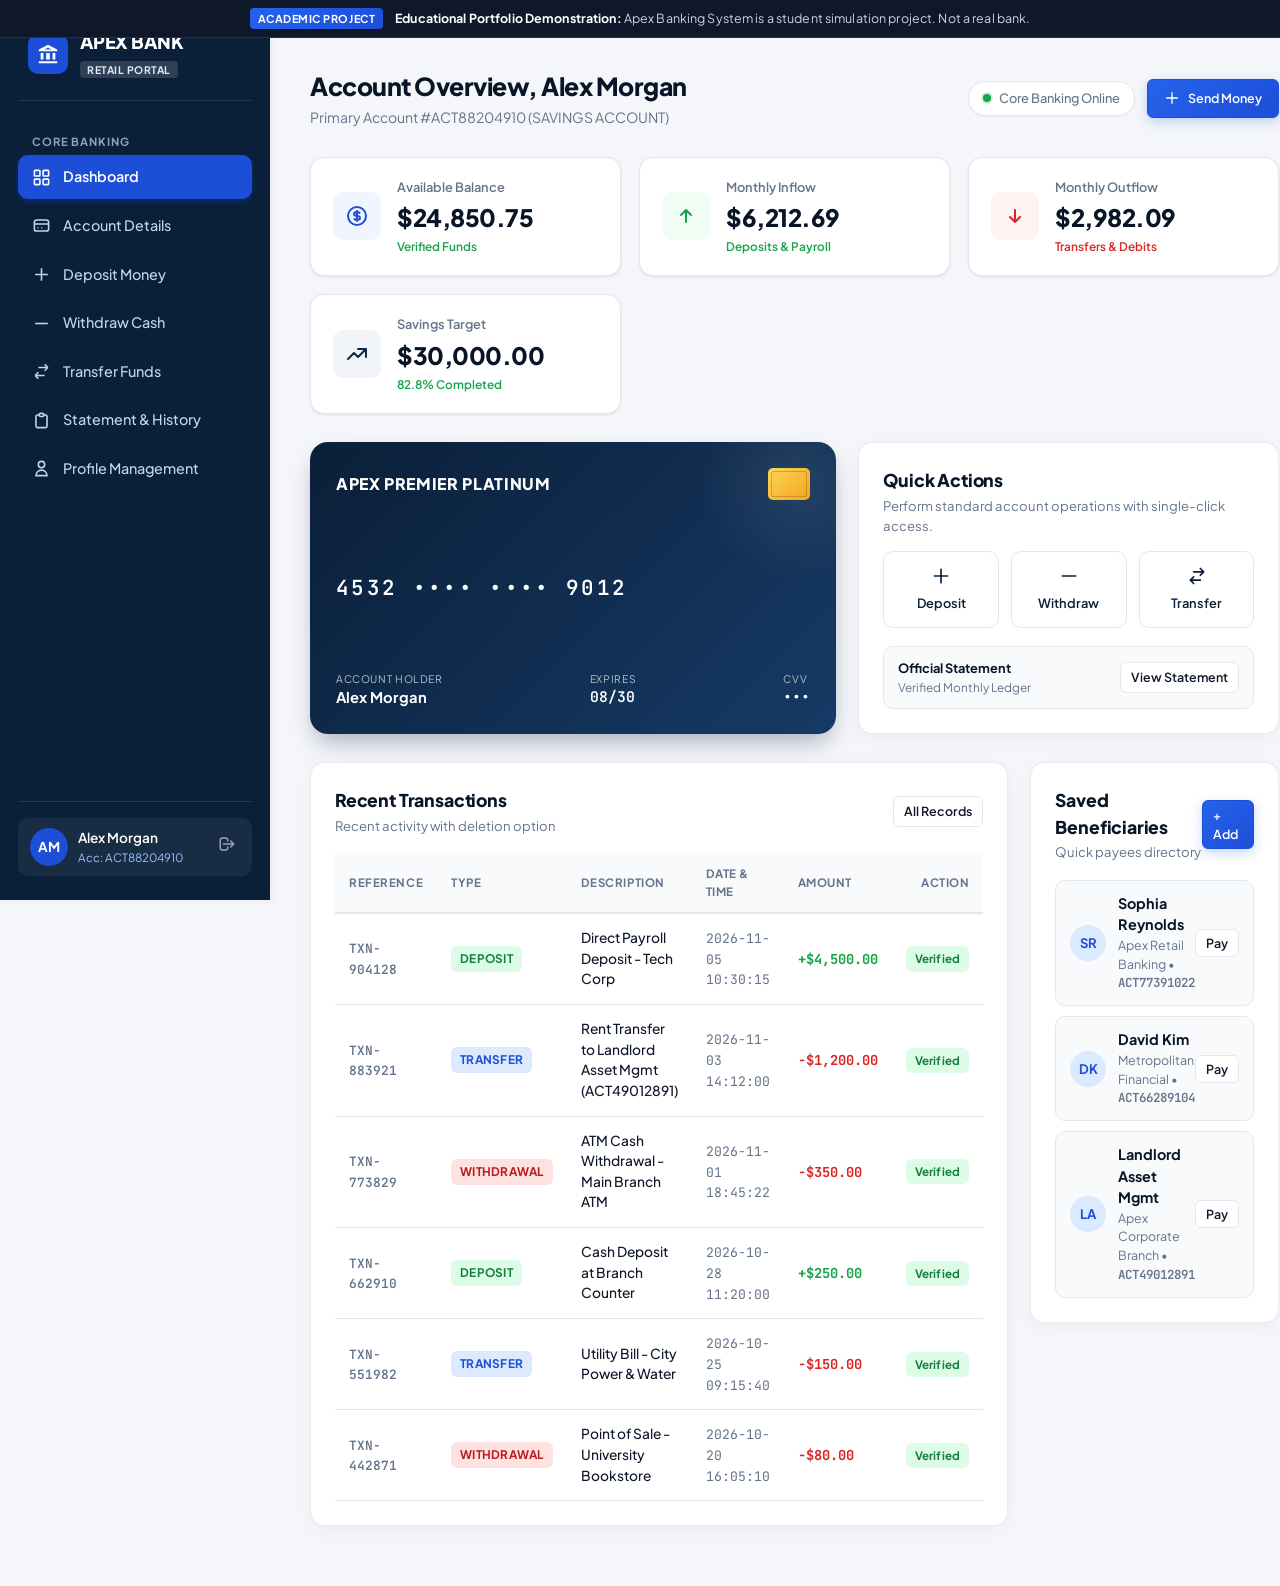
<file: dashboard.html>
<!DOCTYPE html>
<html lang="en">
<head>
  <meta charset="UTF-8">
  <meta name="viewport" content="width=device-width, initial-scale=1.0">
  <meta name="robots" content="noindex, nofollow">
  <title>Customer Dashboard - Apex Banking Simulation [Academic Project]</title>
  <link rel="stylesheet" href="css/style.css">
  <link rel="stylesheet" href="css/dashboard.css">
</head>
<body>

  <!-- Academic Simulation Disclaimer Banner -->
  <div class="academic-simulation-banner">
    <span class="academic-badge">Academic Project</span>
    <span class="academic-banner-text">
      <strong>Educational Portfolio Demonstration:</strong> Apex Banking System is a student simulation project. Not a real bank.
    </span>
  </div>

  <div class="app-layout">
    
    <!-- Sidebar -->
    <aside class="sidebar">
      <div class="brand">
        <div class="brand-icon">
          <svg viewBox="0 0 24 24"><path d="M12 2L2 7v2h20V7L12 2zm0 3.3L16.2 7H7.8L12 5.3zM4 11v7h3v-7H4zm6 0v7h4v-7h-4zm7 0v7h3v-7h-3zm-15 9v2h20v-2H2z"/></svg>
        </div>
        <div>
          <div class="brand-title">APEX BANK</div>
          <span class="brand-badge">RETAIL PORTAL</span>
        </div>
      </div>

      <div class="nav-section-title">Core Banking</div>
      <ul class="nav-menu">
        <li>
          <a href="dashboard.html" class="nav-link active">
            <svg viewBox="0 0 24 24"><rect x="3" y="3" width="7" height="7" rx="1"/><rect x="14" y="3" width="7" height="7" rx="1"/><rect x="14" y="14" width="7" height="7" rx="1"/><rect x="3" y="14" width="7" height="7" rx="1"/></svg>
            Dashboard
          </a>
        </li>
        <li>
          <a href="account-details.html" class="nav-link">
            <svg viewBox="0 0 24 24"><path d="M3 10h18M7 15h1m4 0h1m-7 4h12a3 3 0 003-3V8a3 3 0 00-3-3H6a3 3 0 00-3 3v8a3 3 0 003 3z"/></svg>
            Account Details
          </a>
        </li>
        <li>
          <a href="deposit.html" class="nav-link">
            <svg viewBox="0 0 24 24"><path d="M12 4v16m8-8H4"/></svg>
            Deposit Money
          </a>
        </li>
        <li>
          <a href="withdraw.html" class="nav-link">
            <svg viewBox="0 0 24 24"><path d="M20 12H4"/></svg>
            Withdraw Cash
          </a>
        </li>
        <li>
          <a href="transfer.html" class="nav-link">
            <svg viewBox="0 0 24 24"><path d="M8 7h12m0 0l-4-4m4 4l-4 4m0 6H4m0 0l4 4m-4-4l4-4"/></svg>
            Transfer Funds
          </a>
        </li>
        <li>
          <a href="transactions.html" class="nav-link">
            <svg viewBox="0 0 24 24"><path d="M9 5H7a2 2 0 00-2 2v12a2 2 0 002 2h10a2 2 0 002-2V7a2 2 0 00-2-2h-2M9 5a2 2 0 002 2h2a2 2 0 002-2M9 5a2 2 0 012-2h2a2 2 0 012 2"/></svg>
            Statement & History
          </a>
        </li>
        <li>
          <a href="profile.html" class="nav-link">
            <svg viewBox="0 0 24 24"><path d="M16 7a4 4 0 11-8 0 4 4 0 018 0zM12 14a7 7 0 00-7 7h14a7 7 0 00-7-7z"/></svg>
            Profile Management
          </a>
        </li>
      </ul>



      <div class="sidebar-footer">
        <div class="user-card">
          <div class="user-avatar val-name">AM</div>
          <div class="user-info">
            <div class="user-name val-name">Alex Morgan</div>
            <div class="user-role">Acc: <span class="val-accno">ACT88204910</span></div>
          </div>
          <a href="login.html" title="Logout" style="color: #94a3b8; padding: 4px;">
            <svg width="18" height="18" fill="none" stroke="currentColor" stroke-width="2" viewBox="0 0 24 24"><path stroke-linecap="round" stroke-linejoin="round" d="M17 16l4-4m0 0l-4-4m4 4H7m6 4v1a3 3 0 01-3 3H6a3 3 0 01-3-3V7a3 3 0 013-3h4a3 3 0 013 3v1"/></svg>
          </a>
        </div>
      </div>
    </aside>

    <!-- Main Content -->
    <main class="main-wrapper">
      
      <!-- Topbar Header -->
      <header class="topbar">
        <div style="display: flex; align-items: center; gap: 14px;">
          <button class="mobile-toggle" aria-label="Toggle navigation">
            <svg width="22" height="22" fill="none" stroke="currentColor" stroke-width="2" viewBox="0 0 24 24"><path stroke-linecap="round" stroke-linejoin="round" d="M4 6h16M4 12h16M4 18h16"/></svg>
          </button>
          <div class="topbar-greeting">
            <h1>Account Overview, <span class="val-name">Alex</span></h1>
            <p>Primary Account #<span class="val-accno">ACT88204910</span> (<span class="val-acctype">SAVINGS</span>)</p>
          </div>
        </div>

        <div class="topbar-actions">
          <div class="pill-badge">
            <span class="pulse-dot"></span>
            <span>Core Banking Online</span>
          </div>
          <a href="transfer.html" class="btn btn-primary btn-sm" style="padding: 9px 16px;">
            <svg width="16" height="16" fill="none" stroke="currentColor" stroke-width="2" viewBox="0 0 24 24"><path stroke-linecap="round" stroke-linejoin="round" d="M12 4v16m8-8H4"/></svg>
            Send Money
          </a>
        </div>
      </header>

      <!-- Stats Grid -->
      <section class="stats-grid">
        <div class="stat-card">
          <div class="stat-icon blue">
            <svg fill="none" stroke="currentColor" stroke-width="2" viewBox="0 0 24 24"><path stroke-linecap="round" stroke-linejoin="round" d="M12 8c-1.657 0-3 .895-3 2s1.343 2 3 2 3 .895 3 2-1.343 2-3 2m0-8c1.11 0 2.08.402 2.599 1M12 8V7m0 1v8m0 0v1m0-1c-1.11 0-2.08-.402-2.599-1M21 12a9 9 0 11-18 0 9 9 0 0118 0z"/></svg>
          </div>
          <div class="stat-content">
            <div class="stat-label">Available Balance</div>
            <div class="stat-value val-balance">$24,850.75</div>
            <div class="stat-trend trend-up">
              <span>Verified Funds</span>
            </div>
          </div>
        </div>

        <div class="stat-card">
          <div class="stat-icon green">
            <svg fill="none" stroke="currentColor" stroke-width="2" viewBox="0 0 24 24"><path stroke-linecap="round" stroke-linejoin="round" d="M7 11l5-5m0 0l5 5m-5-5v12"/></svg>
          </div>
          <div class="stat-content">
            <div class="stat-label">Monthly Inflow</div>
            <div class="stat-value val-income">$6,500.00</div>
            <div class="stat-trend trend-up">
              <span>Deposits & Payroll</span>
            </div>
          </div>
        </div>

        <div class="stat-card">
          <div class="stat-icon red">
            <svg fill="none" stroke="currentColor" stroke-width="2" viewBox="0 0 24 24"><path stroke-linecap="round" stroke-linejoin="round" d="M17 13l-5 5m0 0l-5-5m5 5V6"/></svg>
          </div>
          <div class="stat-content">
            <div class="stat-label">Monthly Outflow</div>
            <div class="stat-value val-expense">$2,140.25</div>
            <div class="stat-trend trend-down">
              <span>Transfers & Debits</span>
            </div>
          </div>
        </div>

        <div class="stat-card">
          <div class="stat-icon navy">
            <svg fill="none" stroke="currentColor" stroke-width="2" viewBox="0 0 24 24"><path stroke-linecap="round" stroke-linejoin="round" d="M13 7h8m0 0v8m0-8l-8 8-4-4-6 6"/></svg>
          </div>
          <div class="stat-content">
            <div class="stat-label">Savings Target</div>
            <div class="stat-value val-savings">$30,000.00</div>
            <div class="stat-trend trend-up">
              <span>82.8% Completed</span>
            </div>
          </div>
        </div>
      </section>

      <!-- 2-Column Section: Virtual Card + Quick Actions -->
      <section class="dashboard-columns">
        
        <!-- Virtual Debit Card -->
        <div class="virtual-card-wrapper">
          <div class="card-top">
            <span class="bank-logo-text">APEX PREMIER PLATINUM</span>
            <div class="card-chip"></div>
          </div>

          <div class="card-number">4532 •••• •••• 9012</div>

          <div class="card-bottom">
            <div>
              <div class="card-holder-label">Account Holder</div>
              <div class="card-holder-name val-name">Alex Morgan</div>
            </div>
            <div>
              <div class="card-holder-label">Expires</div>
              <div class="card-valid-thru">08/30</div>
            </div>
            <div>
              <div class="card-holder-label">CVV</div>
              <div class="card-valid-thru">•••</div>
            </div>
          </div>
        </div>

        <!-- Quick Transfer Shortcuts Card -->
        <div class="card" style="display: flex; flex-direction: column; justify-content: space-between;">
          <div>
            <div class="section-title">Quick Actions</div>
            <p style="color: var(--text-muted); font-size: 0.82rem; margin-top: 2px;">Perform standard account operations with single-click access.</p>
            
            <div class="quick-actions">
              <a href="deposit.html" class="action-btn">
                <svg fill="none" stroke="currentColor" stroke-width="2" viewBox="0 0 24 24"><path stroke-linecap="round" stroke-linejoin="round" d="M12 4v16m8-8H4"/></svg>
                Deposit
              </a>
              <a href="withdraw.html" class="action-btn">
                <svg fill="none" stroke="currentColor" stroke-width="2" viewBox="0 0 24 24"><path stroke-linecap="round" stroke-linejoin="round" d="M20 12H4"/></svg>
                Withdraw
              </a>
              <a href="transfer.html" class="action-btn">
                <svg fill="none" stroke="currentColor" stroke-width="2" viewBox="0 0 24 24"><path stroke-linecap="round" stroke-linejoin="round" d="M8 7h12m0 0l-4-4m4 4l-4 4m0 6H4m0 0l4 4m-4-4l4-4"/></svg>
                Transfer
              </a>
            </div>
          </div>

          <div style="margin-top: 18px; padding: 12px 14px; background: var(--bg-subtle); border: 1px solid var(--border-color); border-radius: var(--radius-md); display: flex; align-items: center; justify-content: space-between;">
            <div>
              <div style="font-size: 0.8rem; font-weight: 700; color: var(--navy-950);">Official Statement</div>
              <div style="font-size: 0.74rem; color: var(--text-muted);">Verified Monthly Ledger</div>
            </div>
            <a href="transactions.html" class="btn btn-secondary btn-sm">View Statement</a>
          </div>
        </div>

      </section>

      <!-- 2-Column: Recent Transactions (With Delete Option) + Saved Beneficiaries -->
      <div style="display: grid; grid-template-columns: 1.55fr 1fr; gap: 22px; align-items: start;">
        
        <!-- Recent Transactions Table with Delete Action on the Right -->
        <section class="card">
          <div class="section-header">
            <div>
              <h2 class="section-title">Recent Transactions</h2>
              <p style="color: var(--text-muted); font-size: 0.82rem; margin-top: 2px;">Recent activity with deletion option</p>
            </div>
            <a href="transactions.html" class="btn btn-secondary btn-sm">All Records</a>
          </div>

          <div class="table-responsive">
            <table class="bank-table">
              <thead>
                <tr>
                  <th>Reference</th>
                  <th>Type</th>
                  <th>Description</th>
                  <th>Date & Time</th>
                  <th>Amount</th>
                  <th style="text-align: right;">Action</th>
                </tr>
              </thead>
              <tbody id="transactionRows">
                <!-- Loaded dynamically by app.js with Delete button -->
              </tbody>
            </table>
          </div>
        </section>

        <!-- Saved Beneficiaries (Delete option removed from this side) -->
        <section class="card">
          <div class="section-header">
            <div>
              <h2 class="section-title">Saved Beneficiaries</h2>
              <p style="color: var(--text-muted); font-size: 0.82rem; margin-top: 2px;">Quick payees directory</p>
            </div>
            <a href="transfer.html" class="btn btn-primary btn-sm">+ Add</a>
          </div>

          <div class="beneficiary-list" id="beneficiaryList">
            <!-- Rendered cleanly with Pay button; delete option removed -->
          </div>
        </section>

      </div>

    </main>

  </div>

  <script src="js/mock-data.js"></script>
  <script src="js/api.js"></script>
  <script src="js/app.js"></script>
  <script>
    document.addEventListener('DOMContentLoaded', () => {
      renderTransactions();
      renderBeneficiaryList();
    });
  </script>
</body>
</html>
</file>
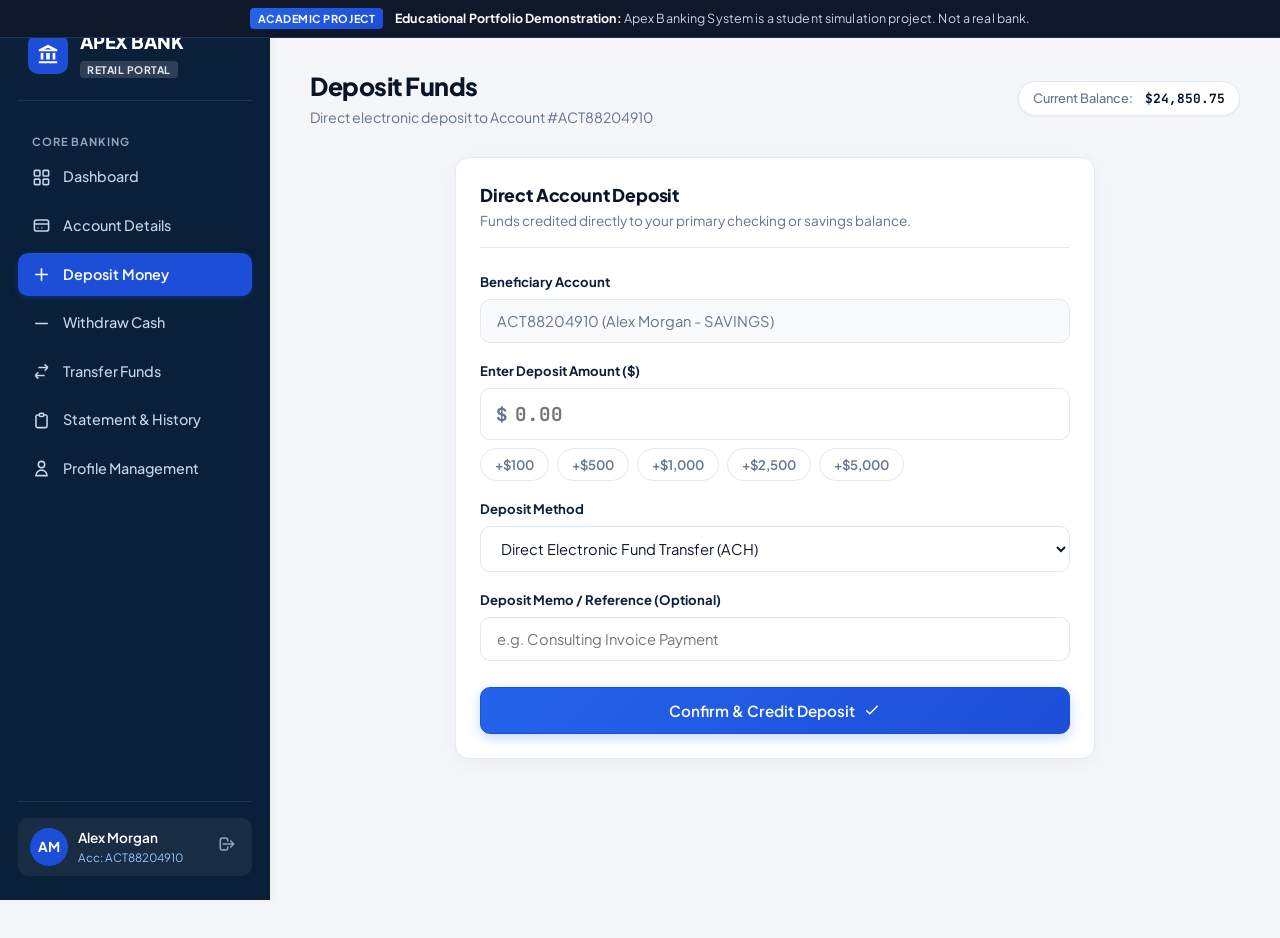
<file: deposit.html>
<!DOCTYPE html>
<html lang="en">
<head>
  <meta charset="UTF-8">
  <meta name="viewport" content="width=device-width, initial-scale=1.0">
  <meta name="robots" content="noindex, nofollow">
  <title>Deposit Funds - Apex Banking Simulation [Academic Project]</title>
  <link rel="stylesheet" href="css/style.css">
  <link rel="stylesheet" href="css/dashboard.css">
</head>
<body>

  <!-- Academic Simulation Disclaimer Banner -->
  <div class="academic-simulation-banner">
    <span class="academic-badge">Academic Project</span>
    <span class="academic-banner-text">
      <strong>Educational Portfolio Demonstration:</strong> Apex Banking System is a student simulation project. Not a real bank.
    </span>
  </div>

  <div class="app-layout">
    
    <!-- Sidebar -->
    <aside class="sidebar">
      <div class="brand">
        <div class="brand-icon">
          <svg viewBox="0 0 24 24"><path d="M12 2L2 7v2h20V7L12 2zm0 3.3L16.2 7H7.8L12 5.3zM4 11v7h3v-7H4zm6 0v7h4v-7h-4zm7 0v7h3v-7h-3zm-15 9v2h20v-2H2z"/></svg>
        </div>
        <div>
          <div class="brand-title">APEX BANK</div>
          <span class="brand-badge">RETAIL PORTAL</span>
        </div>
      </div>

      <div class="nav-section-title">Core Banking</div>
      <ul class="nav-menu">
        <li>
          <a href="dashboard.html" class="nav-link">
            <svg viewBox="0 0 24 24"><rect x="3" y="3" width="7" height="7" rx="1"/><rect x="14" y="3" width="7" height="7" rx="1"/><rect x="14" y="14" width="7" height="7" rx="1"/><rect x="3" y="14" width="7" height="7" rx="1"/></svg>
            Dashboard
          </a>
        </li>
        <li>
          <a href="account-details.html" class="nav-link">
            <svg viewBox="0 0 24 24"><path d="M3 10h18M7 15h1m4 0h1m-7 4h12a3 3 0 003-3V8a3 3 0 00-3-3H6a3 3 0 00-3 3v8a3 3 0 003 3z"/></svg>
            Account Details
          </a>
        </li>
        <li>
          <a href="deposit.html" class="nav-link active">
            <svg viewBox="0 0 24 24"><path d="M12 4v16m8-8H4"/></svg>
            Deposit Money
          </a>
        </li>
        <li>
          <a href="withdraw.html" class="nav-link">
            <svg viewBox="0 0 24 24"><path d="M20 12H4"/></svg>
            Withdraw Cash
          </a>
        </li>
        <li>
          <a href="transfer.html" class="nav-link">
            <svg viewBox="0 0 24 24"><path d="M8 7h12m0 0l-4-4m4 4l-4 4m0 6H4m0 0l4 4m-4-4l4-4"/></svg>
            Transfer Funds
          </a>
        </li>
        <li>
          <a href="transactions.html" class="nav-link">
            <svg viewBox="0 0 24 24"><path d="M9 5H7a2 2 0 00-2 2v12a2 2 0 002 2h10a2 2 0 002-2V7a2 2 0 00-2-2h-2M9 5a2 2 0 002 2h2a2 2 0 002-2M9 5a2 2 0 012-2h2a2 2 0 012 2"/></svg>
            Statement & History
          </a>
        </li>
        <li>
          <a href="profile.html" class="nav-link">
            <svg viewBox="0 0 24 24"><path d="M16 7a4 4 0 11-8 0 4 4 0 018 0zM12 14a7 7 0 00-7 7h14a7 7 0 00-7-7z"/></svg>
            Profile Management
          </a>
        </li>
      </ul>



      <div class="sidebar-footer">
        <div class="user-card">
          <div class="user-avatar val-name">AM</div>
          <div class="user-info">
            <div class="user-name val-name">Alex Morgan</div>
            <div class="user-role">Acc: <span class="val-accno">ACT88204910</span></div>
          </div>
          <a href="login.html" title="Logout" style="color: #94a3b8; padding: 4px;">
            <svg width="18" height="18" fill="none" stroke="currentColor" stroke-width="2" viewBox="0 0 24 24"><path stroke-linecap="round" stroke-linejoin="round" d="M17 16l4-4m0 0l-4-4m4 4H7m6 4v1a3 3 0 01-3 3H6a3 3 0 01-3-3V7a3 3 0 013-3h4a3 3 0 013 3v1"/></svg>
          </a>
        </div>
      </div>
    </aside>

    <!-- Main Content -->
    <main class="main-wrapper">
      
      <!-- Topbar Header -->
      <header class="topbar">
        <div style="display: flex; align-items: center; gap: 14px;">
          <button class="mobile-toggle" aria-label="Toggle navigation">
            <svg width="22" height="22" fill="none" stroke="currentColor" stroke-width="2" viewBox="0 0 24 24"><path stroke-linecap="round" stroke-linejoin="round" d="M4 6h16M4 12h16M4 18h16"/></svg>
          </button>
          <div class="topbar-greeting">
            <h1>Deposit Funds</h1>
            <p>Direct electronic deposit to Account #<span class="val-accno">ACT88204910</span></p>
          </div>
        </div>

        <div class="pill-badge">
          <span>Current Balance:</span>
          <strong class="val-balance" style="color: var(--navy-950); font-family: var(--font-mono); margin-left: 4px;">$24,850.75</strong>
        </div>
      </header>

      <!-- Deposit Form Box -->
      <div class="card form-box">
        <div style="margin-bottom: 24px; border-bottom: 1px solid var(--border-color); padding-bottom: 16px;">
          <h2 class="section-title">Direct Account Deposit</h2>
          <p style="color: var(--text-muted); font-size: 0.85rem; margin-top: 3px;">
            Funds credited directly to your primary checking or savings balance.
          </p>
        </div>

        <form id="depositForm" onsubmit="handleDeposit(event)">
          <div class="form-group">
            <label class="form-label">Beneficiary Account</label>
            <input type="text" class="form-control val-source-acc" value="ACT88204910 (Alex Morgan - Verified Savings)" disabled style="background-color: var(--bg-subtle); color: var(--text-muted); cursor: not-allowed;">
          </div>

          <div class="form-group">
            <label class="form-label" for="depositAmount">Enter Deposit Amount ($)</label>
            <div class="input-currency">
              <span class="currency-symbol">$</span>
              <input type="number" id="depositAmount" class="form-control" placeholder="0.00" min="1" step="0.01" required>
            </div>
            <div class="preset-amounts">
              <span class="preset-pill" data-amount="100">+$100</span>
              <span class="preset-pill" data-amount="500">+$500</span>
              <span class="preset-pill" data-amount="1000">+$1,000</span>
              <span class="preset-pill" data-amount="2500">+$2,500</span>
              <span class="preset-pill" data-amount="5000">+$5,000</span>
            </div>
          </div>

          <div class="form-group">
            <label class="form-label" for="depositChannel">Deposit Method</label>
            <select id="depositChannel" class="form-control">
              <option value="ONLINE">Direct Electronic Fund Transfer (ACH)</option>
              <option value="WIRE">Domestic Wire Transfer</option>
              <option value="COUNTER">In-Branch Teller Voucher</option>
            </select>
          </div>

          <div class="form-group">
            <label class="form-label" for="depositNote">Deposit Memo / Reference (Optional)</label>
            <input type="text" id="depositNote" class="form-control" placeholder="e.g. Consulting Invoice Payment">
          </div>

          <button type="submit" class="btn btn-primary" style="width: 100%; padding: 13px; font-size: 0.95rem; margin-top: 8px;">
            Confirm & Credit Deposit
            <svg width="18" height="18" fill="none" stroke="currentColor" stroke-width="2" viewBox="0 0 24 24"><path stroke-linecap="round" stroke-linejoin="round" d="M5 13l4 4L19 7"/></svg>
          </button>
        </form>
      </div>

    </main>

  </div>

  <script src="js/mock-data.js"></script>
  <script src="js/api.js"></script>
  <script src="js/app.js"></script>
  <script>
    document.addEventListener('DOMContentLoaded', () => {
      initPresetPills('depositAmount');
    });
  </script>
</body>
</html>
</file>
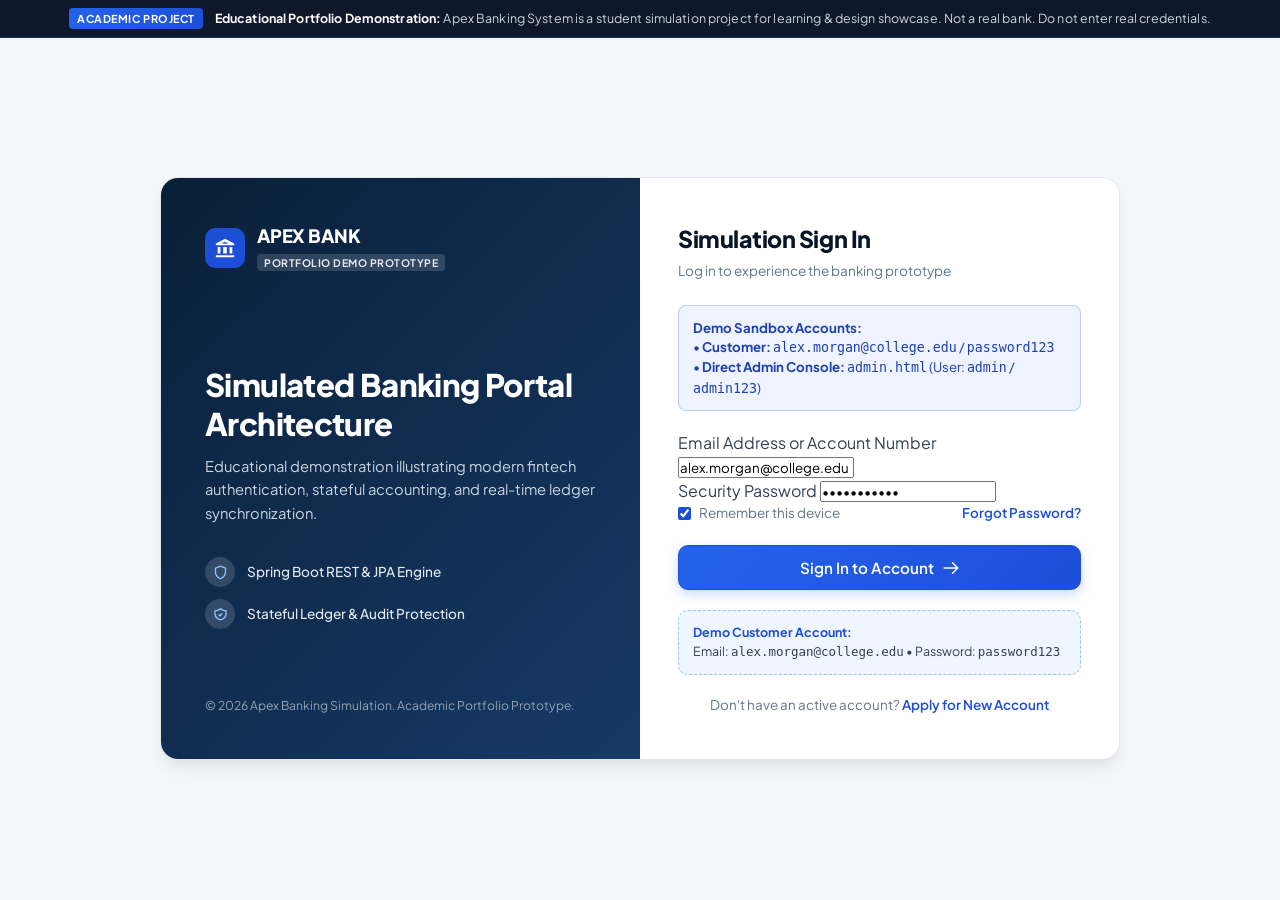
<file: login.html>
<!DOCTYPE html>
<html lang="en">
<head>
  <meta charset="UTF-8">
  <meta name="viewport" content="width=device-width, initial-scale=1.0">
  <meta name="robots" content="noindex, nofollow">
  <title>Simulation Sign In - Apex Banking Prototype</title>
  <link rel="stylesheet" href="css/style.css">
  <link rel="stylesheet" href="css/auth.css">
</head>
<body>

  <!-- Academic Simulation Disclaimer Banner -->
  <div class="academic-simulation-banner">
    <span class="academic-badge">Academic Project</span>
    <span class="academic-banner-text">
      <strong>Educational Portfolio Demonstration:</strong> Apex Banking System is a student simulation project for learning & design showcase. Not a real bank. Do not enter real credentials.
    </span>
  </div>

  <div class="auth-wrapper">
    <div class="auth-card">
      
      <!-- Side Corporate Banner -->
      <div class="auth-side-banner">
        <div class="brand" style="border:none; padding:0; margin:0;">
          <div class="brand-icon">
            <svg viewBox="0 0 24 24"><path d="M12 2L2 7v2h20V7L12 2zm0 3.3L16.2 7H7.8L12 5.3zM4 11v7h3v-7H4zm6 0v7h4v-7h-4zm7 0v7h3v-7h-3zm-15 9v2h20v-2H2z"/></svg>
          </div>
          <div>
            <div class="brand-title">APEX BANK</div>
            <span class="brand-badge">PORTFOLIO DEMO PROTOTYPE</span>
          </div>
        </div>

        <div>
          <h2 class="auth-hero-title">Simulated Banking Portal Architecture</h2>
          <p class="auth-hero-desc">Educational demonstration illustrating modern fintech authentication, stateful accounting, and real-time ledger synchronization.</p>
          
          <div class="security-badges">
            <div class="sec-item">
              <div class="sec-icon">
                <svg viewBox="0 0 24 24" fill="none" stroke="currentColor" stroke-width="2"><path d="M12 22s8-4 8-10V5l-8-3-8 3v7c0 6 8 10 8 10z"/></svg>
              </div>
              <span>Spring Boot REST & JPA Engine</span>
            </div>
            <div class="sec-item">
              <div class="sec-icon">
                <svg viewBox="0 0 24 24" fill="none" stroke="currentColor" stroke-width="2"><path d="M9 12l2 2 4-4m5.618-4.016A11.955 11.955 0 0112 2.944a11.955 11.955 0 01-8.618 3.04A12.02 12.02 0 003 9c0 5.591 3.824 10.29 9 11.622 5.176-1.332 9-6.03 9-11.622 0-1.042-.133-2.052-.382-3.016z"/></svg>
              </div>
              <span>Stateful Ledger & Audit Protection</span>
            </div>
          </div>
        </div>

        <p style="font-size: 0.76rem; color: #94a3b8;">&copy; 2026 Apex Banking Simulation. Academic Portfolio Prototype.</p>
      </div>

      <!-- Auth Form Side -->
      <div class="auth-form-side">
        <div class="auth-header">
          <h1 class="auth-title">Simulation Sign In</h1>
          <p class="auth-subtitle">Log in to experience the banking prototype</p>
        </div>

        <div style="background: rgba(37, 99, 235, 0.08); border: 1px solid rgba(37, 99, 235, 0.25); border-radius: 8px; padding: 12px 14px; margin-bottom: 20px; font-size: 0.83rem; color: #1e40af; line-height: 1.45;">
          <strong>Demo Sandbox Accounts:</strong><br>
          &bull; <strong>Customer:</strong> <code>alex.morgan@college.edu</code> / <code>password123</code><br>
          &bull; <strong>Direct Admin Console:</strong> <code>admin.html</code> (User: <code>admin</code> / <code>admin123</code>)
        </div>

        <form id="loginForm" onsubmit="handleLoginSubmit(event)">
          <div class="form-group">
            <label class="form-label" for="loginEmail">Email Address or Account Number</label>
            <input type="text" id="loginEmail" class="form-control" placeholder="alex.morgan@college.edu" value="alex.morgan@college.edu" required>
          </div>

          <div class="form-group">
            <label class="form-label" for="loginPassword">Security Password</label>
            <input type="password" id="loginPassword" class="form-control" placeholder="••••••••••••" value="password123" required>
          </div>

          <div style="display: flex; justify-content: space-between; align-items: center; margin-bottom: 22px; font-size: 0.84rem;">
            <label style="display: flex; align-items: center; gap: 8px; color: var(--text-muted); cursor: pointer;">
              <input type="checkbox" checked style="accent-color: var(--blue-600);"> Remember this device
            </label>
            <a href="#" style="color: var(--blue-600); font-weight: 600;">Forgot Password?</a>
          </div>

          <button type="submit" class="btn btn-primary" style="width: 100%; padding: 12px; font-size: 0.95rem;">
            Sign In to Account
            <svg width="18" height="18" fill="none" stroke="currentColor" stroke-width="2" viewBox="0 0 24 24"><path stroke-linecap="round" stroke-linejoin="round" d="M14 5l7 7m0 0l-7 7m7-7H3"/></svg>
          </button>

          <div class="demo-credentials-box">
            <strong>Demo Customer Account:</strong><br>
            Email: <code>alex.morgan@college.edu</code> &bull; Password: <code>password123</code>
          </div>

          <div class="auth-footer">
            Don't have an active account? <a href="register.html">Apply for New Account</a>
          </div>
        </form>
      </div>

    </div>
  </div>

  <script src="js/mock-data.js"></script>
  <script src="js/api.js"></script>
  <script src="js/app.js"></script>
  <script>
    async function handleLoginSubmit(e) {
      e.preventDefault();
      const email = document.getElementById('loginEmail').value.trim();
      const password = document.getElementById('loginPassword').value;
      showToast('Authenticating credentials...', 'info');

      try {
        const res = await BankAPI.login(email, password);
        showToast('Login successful! Redirecting...', 'success');
        sessionStorage.setItem('currentUserEmail', email);
        setTimeout(() => {
          if (res.data && res.data.role === 'ADMIN' || email.toLowerCase().includes('admin')) {
            window.location.href = 'admin.html';
          } else {
            window.location.href = 'dashboard.html';
          }
        }, 400);
      } catch (err) {
        // Fallback for offline or demo testing
        sessionStorage.setItem('currentUserEmail', email);
        showToast('Authenticated! Redirecting to portal...', 'success');
        setTimeout(() => {
          if (email.toLowerCase().includes('admin')) {
            window.location.href = 'admin.html';
          } else {
            window.location.href = 'dashboard.html';
          }
        }, 400);
      }
    }
  </script>
</body>
</html>
</file>
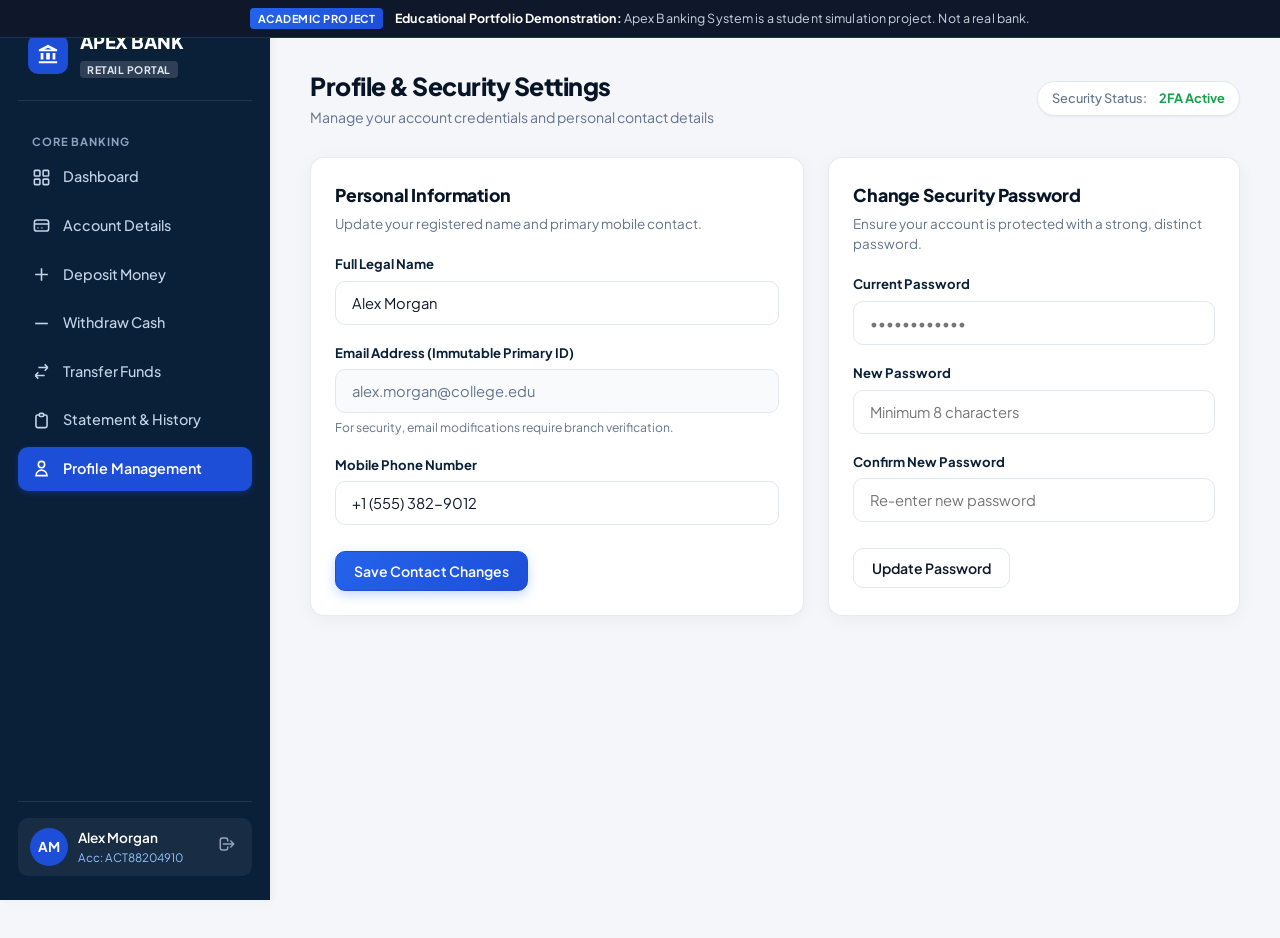
<file: profile.html>
<!DOCTYPE html>
<html lang="en">
<head>
  <meta charset="UTF-8">
  <meta name="viewport" content="width=device-width, initial-scale=1.0">
  <meta name="robots" content="noindex, nofollow">
  <title>Profile Management - Apex Banking Simulation [Academic Project]</title>
  <link rel="stylesheet" href="css/style.css">
  <link rel="stylesheet" href="css/dashboard.css">
</head>
<body>

  <!-- Academic Simulation Disclaimer Banner -->
  <div class="academic-simulation-banner">
    <span class="academic-badge">Academic Project</span>
    <span class="academic-banner-text">
      <strong>Educational Portfolio Demonstration:</strong> Apex Banking System is a student simulation project. Not a real bank.
    </span>
  </div>

  <div class="app-layout">
    
    <!-- Sidebar Navigation -->
    <aside class="sidebar">
      <div class="brand">
        <div class="brand-icon">
          <svg viewBox="0 0 24 24"><path d="M12 2L2 7v2h20V7L12 2zm0 3.3L16.2 7H7.8L12 5.3zM4 11v7h3v-7H4zm6 0v7h4v-7h-4zm7 0v7h3v-7h-3zm-15 9v2h20v-2H2z"/></svg>
        </div>
        <div>
          <div class="brand-title">APEX BANK</div>
          <span class="brand-badge">RETAIL PORTAL</span>
        </div>
      </div>

      <div class="nav-section-title">Core Banking</div>
      <ul class="nav-menu">
        <li>
          <a href="dashboard.html" class="nav-link">
            <svg viewBox="0 0 24 24"><rect x="3" y="3" width="7" height="7" rx="1"/><rect x="14" y="3" width="7" height="7" rx="1"/><rect x="14" y="14" width="7" height="7" rx="1"/><rect x="3" y="14" width="7" height="7" rx="1"/></svg>
            Dashboard
          </a>
        </li>
        <li>
          <a href="account-details.html" class="nav-link">
            <svg viewBox="0 0 24 24"><path d="M3 10h18M7 15h1m4 0h1m-7 4h12a3 3 0 003-3V8a3 3 0 00-3-3H6a3 3 0 00-3 3v8a3 3 0 003 3z"/></svg>
            Account Details
          </a>
        </li>
        <li>
          <a href="deposit.html" class="nav-link">
            <svg viewBox="0 0 24 24"><path d="M12 4v16m8-8H4"/></svg>
            Deposit Money
          </a>
        </li>
        <li>
          <a href="withdraw.html" class="nav-link">
            <svg viewBox="0 0 24 24"><path d="M20 12H4"/></svg>
            Withdraw Cash
          </a>
        </li>
        <li>
          <a href="transfer.html" class="nav-link">
            <svg viewBox="0 0 24 24"><path d="M8 7h12m0 0l-4-4m4 4l-4 4m0 6H4m0 0l4 4m-4-4l4-4"/></svg>
            Transfer Funds
          </a>
        </li>
        <li>
          <a href="transactions.html" class="nav-link">
            <svg viewBox="0 0 24 24"><path d="M9 5H7a2 2 0 00-2 2v12a2 2 0 002 2h10a2 2 0 002-2V7a2 2 0 00-2-2h-2M9 5a2 2 0 002 2h2a2 2 0 002-2M9 5a2 2 0 012-2h2a2 2 0 012 2"/></svg>
            Statement & History
          </a>
        </li>
        <li>
          <a href="profile.html" class="nav-link active">
            <svg viewBox="0 0 24 24"><path d="M16 7a4 4 0 11-8 0 4 4 0 018 0zM12 14a7 7 0 00-7 7h14a7 7 0 00-7-7z"/></svg>
            Profile Management
          </a>
        </li>
      </ul>



      <div class="sidebar-footer">
        <div class="user-card">
          <div class="user-avatar val-name">AM</div>
          <div class="user-info">
            <div class="user-name val-name">Alex Morgan</div>
            <div class="user-role">Acc: <span class="val-accno">ACT88204910</span></div>
          </div>
          <a href="login.html" title="Logout" style="color: #94a3b8; padding: 4px;">
            <svg width="18" height="18" fill="none" stroke="currentColor" stroke-width="2" viewBox="0 0 24 24"><path stroke-linecap="round" stroke-linejoin="round" d="M17 16l4-4m0 0l-4-4m4 4H7m6 4v1a3 3 0 01-3 3H6a3 3 0 01-3-3V7a3 3 0 013-3h4a3 3 0 013 3v1"/></svg>
          </a>
        </div>
      </div>
    </aside>

    <!-- Main Content -->
    <main class="main-wrapper">
      
      <!-- Topbar Header -->
      <header class="topbar">
        <div style="display: flex; align-items: center; gap: 14px;">
          <button class="mobile-toggle" aria-label="Toggle navigation">
            <svg width="22" height="22" fill="none" stroke="currentColor" stroke-width="2" viewBox="0 0 24 24"><path stroke-linecap="round" stroke-linejoin="round" d="M4 6h16M4 12h16M4 18h16"/></svg>
          </button>
          <div class="topbar-greeting">
            <h1>Profile & Security Settings</h1>
            <p>Manage your account credentials and personal contact details</p>
          </div>
        </div>

        <div class="pill-badge">
          <span>Security Status:</span>
          <strong style="color: var(--green-600); margin-left: 4px;">2FA Active</strong>
        </div>
      </header>

      <div style="display: grid; grid-template-columns: 1.2fr 1fr; gap: 24px;">
        
        <!-- Profile Information Form -->
        <div class="card">
          <div class="section-title" style="margin-bottom: 6px;">Personal Information</div>
          <p style="color: var(--text-muted); font-size: 0.84rem; margin-bottom: 20px;">
            Update your registered name and primary mobile contact.
          </p>

          <form id="profileForm" onsubmit="handleProfileUpdate(event)">
            <div class="form-group">
              <label class="form-label">Full Legal Name</label>
              <input type="text" id="profFullName" class="form-control" value="Alex Morgan" required>
            </div>

            <div class="form-group">
              <label class="form-label">Email Address (Immutable Primary ID)</label>
              <input type="email" id="profEmail" class="form-control" value="alex.morgan@college.edu" disabled style="background-color: var(--bg-subtle); color: var(--text-muted); cursor: not-allowed;">
              <div class="form-helper">For security, email modifications require branch verification.</div>
            </div>

            <div class="form-group">
              <label class="form-label">Mobile Phone Number</label>
              <input type="tel" id="profPhone" class="form-control" value="+1 (555) 382-9012" required>
            </div>

            <button type="submit" class="btn btn-primary" style="margin-top: 8px;">
              Save Contact Changes
            </button>
          </form>
        </div>

        <!-- Security & Password Change Form -->
        <div class="card">
          <div class="section-title" style="margin-bottom: 6px;">Change Security Password</div>
          <p style="color: var(--text-muted); font-size: 0.84rem; margin-bottom: 20px;">
            Ensure your account is protected with a strong, distinct password.
          </p>

          <form id="passwordForm" onsubmit="handlePasswordChange(event)">
            <div class="form-group">
              <label class="form-label">Current Password</label>
              <input type="password" id="currentPass" class="form-control" placeholder="••••••••••••" required>
            </div>

            <div class="form-group">
              <label class="form-label">New Password</label>
              <input type="password" id="newPass" class="form-control" placeholder="Minimum 8 characters" minlength="8" required>
            </div>

            <div class="form-group">
              <label class="form-label">Confirm New Password</label>
              <input type="password" id="confirmPass" class="form-control" placeholder="Re-enter new password" minlength="8" required>
            </div>

            <button type="submit" class="btn btn-secondary" style="margin-top: 8px;">
              Update Password
            </button>
          </form>
        </div>

      </div>

    </main>

  </div>

  <script src="js/mock-data.js"></script>
  <script src="js/api.js"></script>
  <script src="js/app.js"></script>
  <script>
    async function handleProfileUpdate(e) {
      e.preventDefault();
      const name = document.getElementById('profFullName').value.trim();
      const phone = document.getElementById('profPhone').value.trim();
      const email = getCurrentUserEmail();

      try {
        await BankAPI.updateProfile(email, { fullName: name, phone: phone });
        showToast('Profile information saved in database!', 'success');
      } catch (err) {
        showToast('Profile updated locally: ' + err.message, 'info');
      }

      const data = getBankData();
      data.customer.fullName = name;
      data.customer.phone = phone;
      saveBankData(data);
      syncCustomerUI();
    }

    async function handlePasswordChange(e) {
      e.preventDefault();
      const current = document.getElementById('currentPass').value;
      const newP = document.getElementById('newPass').value;
      const confirmP = document.getElementById('confirmPass').value;
      const email = getCurrentUserEmail();

      if (newP !== confirmP) {
        showToast('Password mismatch: New password and confirmation must match.', 'error');
        return;
      }

      try {
        await BankAPI.updateProfile(email, { currentPassword: current, newPassword: newP });
        showToast('Security password changed and hashed successfully!', 'success');
        document.getElementById('currentPass').value = '';
        document.getElementById('newPass').value = '';
        document.getElementById('confirmPass').value = '';
      } catch (err) {
        showToast('Password update failed: ' + err.message, 'error');
      }
    }

    document.addEventListener('DOMContentLoaded', async () => {
      const email = getCurrentUserEmail();
      try {
        const live = await BankAPI.getAccountDetails(email);
        if (live) {
          document.getElementById('profFullName').value = live.fullName;
          document.getElementById('profEmail').value = live.email;
          document.getElementById('profPhone').value = live.phone || '';
          return;
        }
      } catch (e) {}

      const data = getBankData();
      if (data && data.customer) {
        document.getElementById('profFullName').value = data.customer.fullName;
        document.getElementById('profEmail').value = data.customer.email;
        document.getElementById('profPhone').value = data.customer.phone;
      }
    });
  </script>
</body>
</html>
</file>
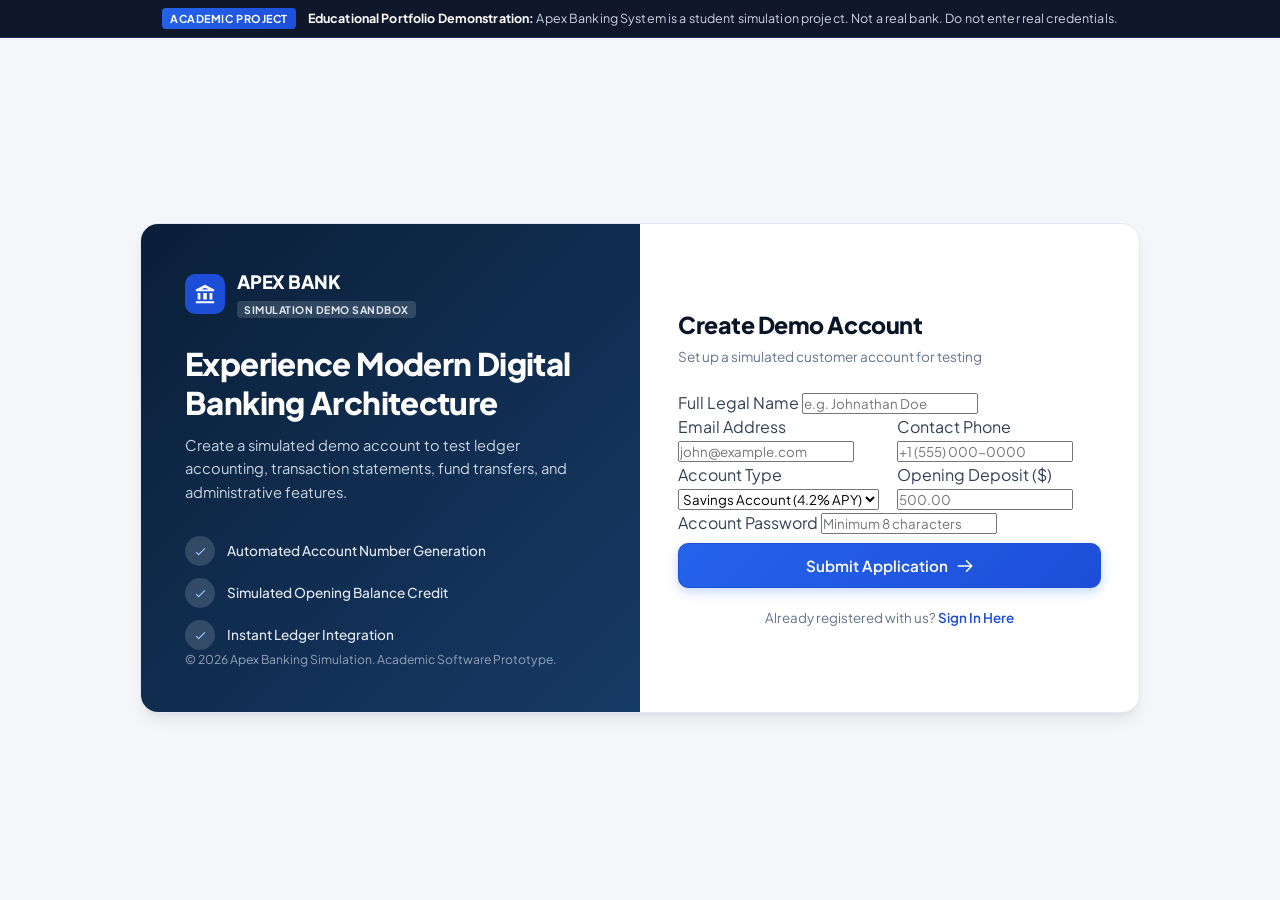
<file: register.html>
<!DOCTYPE html>
<html lang="en">
<head>
  <meta charset="UTF-8">
  <meta name="viewport" content="width=device-width, initial-scale=1.0">
  <meta name="robots" content="noindex, nofollow">
  <title>Create Demo Account - Apex Banking Simulation</title>
  <link rel="stylesheet" href="css/style.css">
  <link rel="stylesheet" href="css/auth.css">
</head>
<body>

  <!-- Academic Simulation Disclaimer Banner -->
  <div class="academic-simulation-banner">
    <span class="academic-badge">Academic Project</span>
    <span class="academic-banner-text">
      <strong>Educational Portfolio Demonstration:</strong> Apex Banking System is a student simulation project. Not a real bank. Do not enter real credentials.
    </span>
  </div>

  <div class="auth-wrapper">
    <div class="auth-card" style="max-width: 1000px;">
      
      <!-- Side Banner -->
      <div class="auth-side-banner">
        <div class="brand" style="border:none; padding:0; margin:0;">
          <div class="brand-icon">
            <svg viewBox="0 0 24 24"><path d="M12 2L2 7v2h20V7L12 2zm0 3.3L16.2 7H7.8L12 5.3zM4 11v7h3v-7H4zm6 0v7h4v-7h-4zm7 0v7h3v-7h-3zm-15 9v2h20v-2H2z"/></svg>
          </div>
          <div>
            <div class="brand-title">APEX BANK</div>
            <span class="brand-badge">SIMULATION DEMO SANDBOX</span>
          </div>
        </div>

        <div>
          <h2 class="auth-hero-title">Experience Modern Digital Banking Architecture</h2>
          <p class="auth-hero-desc">Create a simulated demo account to test ledger accounting, transaction statements, fund transfers, and administrative features.</p>
          
          <div class="security-badges">
            <div class="sec-item">
              <div class="sec-icon">
                <svg viewBox="0 0 24 24" fill="none" stroke="currentColor" stroke-width="2"><path d="M5 13l4 4L19 7"/></svg>
              </div>
              <span>Automated Account Number Generation</span>
            </div>
            <div class="sec-item">
              <div class="sec-icon">
                <svg viewBox="0 0 24 24" fill="none" stroke="currentColor" stroke-width="2"><path d="M5 13l4 4L19 7"/></svg>
              </div>
              <span>Simulated Opening Balance Credit</span>
            </div>
            <div class="sec-item">
              <div class="sec-icon">
                <svg viewBox="0 0 24 24" fill="none" stroke="currentColor" stroke-width="2"><path d="M5 13l4 4L19 7"/></svg>
              </div>
              <span>Instant Ledger Integration</span>
            </div>
          </div>
        </div>

        <p style="font-size: 0.76rem; color: #94a3b8;">&copy; 2026 Apex Banking Simulation. Academic Software Prototype.</p>
      </div>

      <!-- Registration Form -->
      <div class="auth-form-side">
        <div class="auth-header">
          <h1 class="auth-title">Create Demo Account</h1>
          <p class="auth-subtitle">Set up a simulated customer account for testing</p>
        </div>

        <form id="registerForm" onsubmit="handleRegisterSubmit(event)">
          <div class="form-group">
            <label class="form-label" for="regFullName">Full Legal Name</label>
            <input type="text" id="regFullName" class="form-control" placeholder="e.g. Johnathan Doe" required>
          </div>

          <div style="display: grid; grid-template-columns: 1fr 1fr; gap: 14px;">
            <div class="form-group">
              <label class="form-label" for="regEmail">Email Address</label>
              <input type="email" id="regEmail" class="form-control" placeholder="john@example.com" required>
            </div>
            <div class="form-group">
              <label class="form-label" for="regPhone">Contact Phone</label>
              <input type="tel" id="regPhone" class="form-control" placeholder="+1 (555) 000-0000" required>
            </div>
          </div>

          <div style="display: grid; grid-template-columns: 1fr 1fr; gap: 14px;">
            <div class="form-group">
              <label class="form-label" for="regAccountType">Account Type</label>
              <select id="regAccountType" class="form-control">
                <option value="SAVINGS">Savings Account (4.2% APY)</option>
                <option value="CURRENT">Current / Checking Account</option>
              </select>
            </div>
            <div class="form-group">
              <label class="form-label" for="regInitialDeposit">Opening Deposit ($)</label>
              <input type="number" id="regInitialDeposit" class="form-control" placeholder="500.00" min="50" step="10" required>
            </div>
          </div>

          <div class="form-group">
            <label class="form-label" for="regPassword">Account Password</label>
            <input type="password" id="regPassword" class="form-control" placeholder="Minimum 8 characters" minlength="8" required>
          </div>

          <button type="submit" class="btn btn-primary" style="width: 100%; padding: 12px; font-size: 0.95rem; margin-top: 8px;">
            Submit Application
            <svg width="18" height="18" fill="none" stroke="currentColor" stroke-width="2" viewBox="0 0 24 24"><path stroke-linecap="round" stroke-linejoin="round" d="M14 5l7 7m0 0l-7 7m7-7H3"/></svg>
          </button>

          <div class="auth-footer">
            Already registered with us? <a href="login.html">Sign In Here</a>
          </div>
        </form>
      </div>

    </div>
  </div>

  <script src="js/mock-data.js"></script>
  <script src="js/api.js"></script>
  <script src="js/app.js"></script>
  <script>
    async function handleRegisterSubmit(e) {
      e.preventDefault();
      const name = document.getElementById('regFullName').value.trim();
      const email = document.getElementById('regEmail').value.trim();
      const phone = document.getElementById('regPhone').value.trim();
      const type = document.getElementById('regAccountType').value;
      const initialDeposit = parseFloat(document.getElementById('regInitialDeposit').value) || 500;
      const password = document.getElementById('regPassword') ? document.getElementById('regPassword').value : 'password123';

      try {
        const res = await BankAPI.register({
          fullName: name,
          email: email,
          phone: phone,
          accountType: type,
          initialDeposit: initialDeposit,
          password: password
        });
        showToast('Registration complete in MySQL database!', 'success');
        sessionStorage.setItem('currentUserEmail', email);
      } catch (err) {
        console.warn('API registration fallback to local state:', err);
      }

      // Sync local state as well
      const data = getBankData();
      data.customer.fullName = name;
      data.customer.email = email;
      data.customer.phone = phone;
      data.customer.accountType = type;
      data.customer.balance = initialDeposit;
      data.customer.accountNumber = 'ACT' + Math.floor(10000000 + Math.random() * 90000000);

      data.transactions.unshift({
        id: Date.now(),
        ref: generateTxnRef(),
        type: 'DEPOSIT',
        amount: initialDeposit,
        balanceAfter: initialDeposit,
        description: 'Account Opening Deposit',
        date: getNowFormatted(),
        status: 'SUCCESS'
      });

      saveBankData(data);
      showToast('Account successfully created! Redirecting to dashboard...', 'success');
      setTimeout(() => {
        window.location.href = 'dashboard.html';
      }, 700);
    }
  </script>
</body>
</html>
</file>
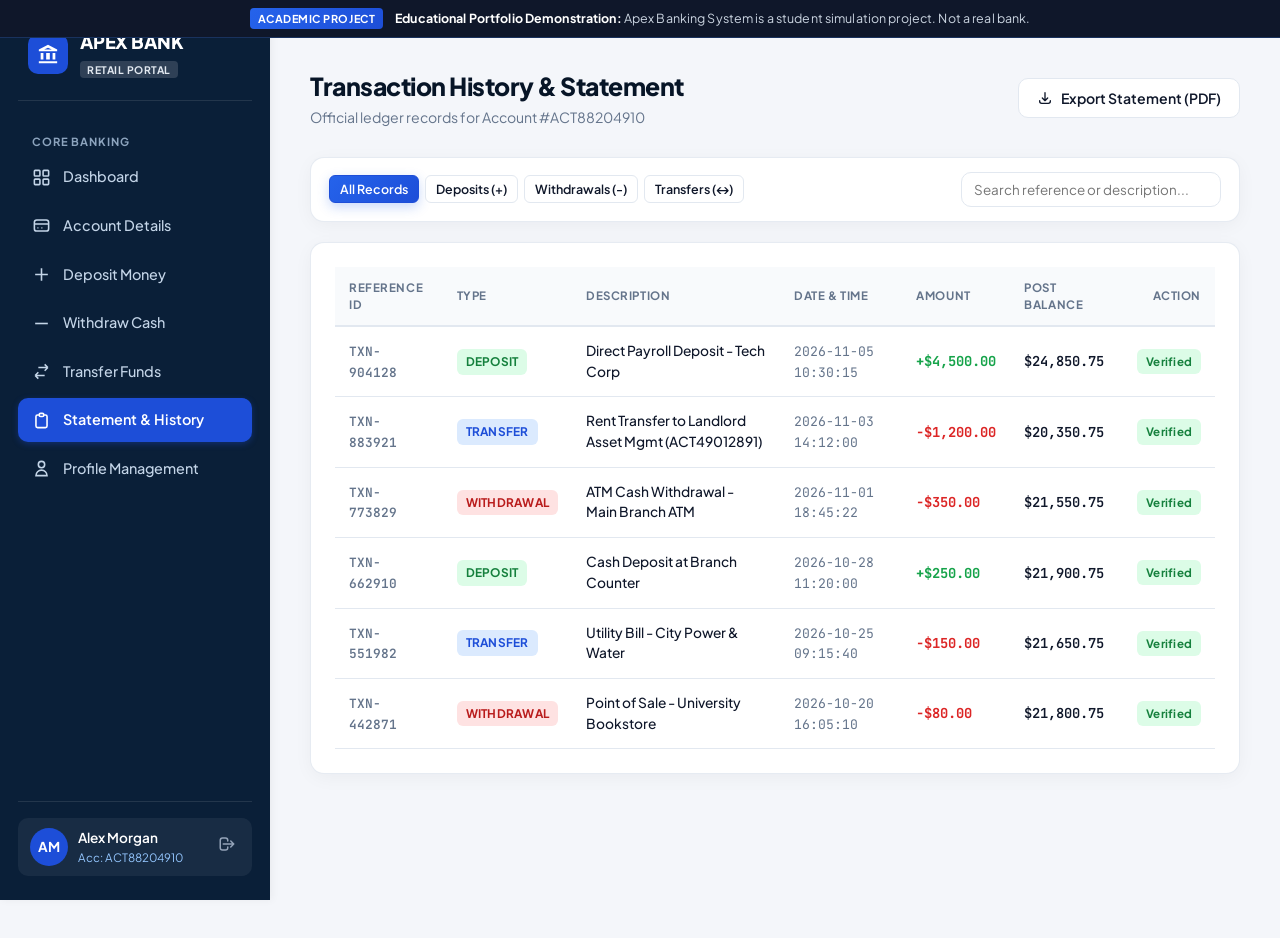
<file: transactions.html>
<!DOCTYPE html>
<html lang="en">

<head>
  <meta charset="UTF-8">
  <meta name="viewport" content="width=device-width, initial-scale=1.0">
  <meta name="robots" content="noindex, nofollow">
  <title>Transaction History & Statement - Apex Banking Simulation [Academic Project]</title>
  <link rel="stylesheet" href="css/style.css">
  <link rel="stylesheet" href="css/dashboard.css">
</head>

<body>

  <!-- Academic Simulation Disclaimer Banner -->
  <div class="academic-simulation-banner">
    <span class="academic-badge">Academic Project</span>
    <span class="academic-banner-text">
      <strong>Educational Portfolio Demonstration:</strong> Apex Banking System is a student simulation project. Not a real bank.
    </span>
  </div>

  <div class="app-layout">

    <!-- Sidebar -->
    <aside class="sidebar">
      <div class="brand">
        <div class="brand-icon">
          <svg viewBox="0 0 24 24">
            <path
              d="M12 2L2 7v2h20V7L12 2zm0 3.3L16.2 7H7.8L12 5.3zM4 11v7h3v-7H4zm6 0v7h4v-7h-4zm7 0v7h3v-7h-3zm-15 9v2h20v-2H2z" />
          </svg>
        </div>
        <div>
          <div class="brand-title">APEX BANK</div>
          <span class="brand-badge">RETAIL PORTAL</span>
        </div>
      </div>

      <div class="nav-section-title">Core Banking</div>
      <ul class="nav-menu">
        <li>
          <a href="dashboard.html" class="nav-link">
            <svg viewBox="0 0 24 24">
              <rect x="3" y="3" width="7" height="7" rx="1" />
              <rect x="14" y="3" width="7" height="7" rx="1" />
              <rect x="14" y="14" width="7" height="7" rx="1" />
              <rect x="3" y="14" width="7" height="7" rx="1" />
            </svg>
            Dashboard
          </a>
        </li>
        <li>
          <a href="account-details.html" class="nav-link">
            <svg viewBox="0 0 24 24">
              <path d="M3 10h18M7 15h1m4 0h1m-7 4h12a3 3 0 003-3V8a3 3 0 00-3-3H6a3 3 0 00-3 3v8a3 3 0 003 3z" />
            </svg>
            Account Details
          </a>
        </li>
        <li>
          <a href="deposit.html" class="nav-link">
            <svg viewBox="0 0 24 24">
              <path d="M12 4v16m8-8H4" />
            </svg>
            Deposit Money
          </a>
        </li>
        <li>
          <a href="withdraw.html" class="nav-link">
            <svg viewBox="0 0 24 24">
              <path d="M20 12H4" />
            </svg>
            Withdraw Cash
          </a>
        </li>
        <li>
          <a href="transfer.html" class="nav-link">
            <svg viewBox="0 0 24 24">
              <path d="M8 7h12m0 0l-4-4m4 4l-4 4m0 6H4m0 0l4 4m-4-4l4-4" />
            </svg>
            Transfer Funds
          </a>
        </li>
        <li>
          <a href="transactions.html" class="nav-link active">
            <svg viewBox="0 0 24 24">
              <path
                d="M9 5H7a2 2 0 00-2 2v12a2 2 0 002 2h10a2 2 0 002-2V7a2 2 0 00-2-2h-2M9 5a2 2 0 002 2h2a2 2 0 002-2M9 5a2 2 0 012-2h2a2 2 0 012 2" />
            </svg>
            Statement & History
          </a>
        </li>
        <li>
          <a href="profile.html" class="nav-link">
            <svg viewBox="0 0 24 24">
              <path d="M16 7a4 4 0 11-8 0 4 4 0 018 0zM12 14a7 7 0 00-7 7h14a7 7 0 00-7-7z" />
            </svg>
            Profile Management
          </a>
        </li>
      </ul>



      <div class="sidebar-footer">
        <div class="user-card">
          <div class="user-avatar val-name">AM</div>
          <div class="user-info">
            <div class="user-name val-name">Alex Morgan</div>
            <div class="user-role">Acc: <span class="val-accno">ACT88204910</span></div>
          </div>
          <a href="login.html" title="Logout" style="color: #94a3b8; padding: 4px;">
            <svg width="18" height="18" fill="none" stroke="currentColor" stroke-width="2" viewBox="0 0 24 24">
              <path stroke-linecap="round" stroke-linejoin="round"
                d="M17 16l4-4m0 0l-4-4m4 4H7m6 4v1a3 3 0 01-3 3H6a3 3 0 01-3-3V7a3 3 0 013-3h4a3 3 0 013 3v1" />
            </svg>
          </a>
        </div>
      </div>
    </aside>

    <!-- Main Content -->
    <main class="main-wrapper">

      <!-- Topbar Header -->
      <header class="topbar">
        <div style="display: flex; align-items: center; gap: 14px;">
          <button class="mobile-toggle" aria-label="Toggle navigation">
            <svg width="22" height="22" fill="none" stroke="currentColor" stroke-width="2" viewBox="0 0 24 24">
              <path stroke-linecap="round" stroke-linejoin="round" d="M4 6h16M4 12h16M4 18h16" />
            </svg>
          </button>
          <div class="topbar-greeting">
            <h1>Transaction History & Statement</h1>
            <p>Official ledger records for Account #<span class="val-accno">ACT88204910</span></p>
          </div>
        </div>

        <div class="topbar-actions">
          <button class="btn btn-secondary" onclick="exportStatementPrompt()">
            <svg width="16" height="16" fill="none" stroke="currentColor" stroke-width="2" viewBox="0 0 24 24">
              <path stroke-linecap="round" stroke-linejoin="round"
                d="M4 16v1a3 3 0 003 3h10a3 3 0 003-3v-1m-4-4l-4 4m0 0l-4-4m4 4V4" />
            </svg>
            Export Statement (PDF)
          </button>
        </div>
      </header>

      <!-- Filters & Search Toolbar -->
      <div class="card"
        style="padding: 14px 18px; margin-bottom: 20px; display: flex; flex-wrap: wrap; align-items: center; justify-content: space-between; gap: 14px;">
        <div style="display: flex; gap: 6px; flex-wrap: wrap;">
          <button class="btn btn-primary btn-filter btn-sm" onclick="applyFilter(this, 'ALL')">All Records</button>
          <button class="btn btn-secondary btn-filter btn-sm" onclick="applyFilter(this, 'DEPOSIT')">Deposits
            (+)</button>
          <button class="btn btn-secondary btn-filter btn-sm" onclick="applyFilter(this, 'WITHDRAWAL')">Withdrawals
            (-)</button>
          <button class="btn btn-secondary btn-filter btn-sm" onclick="applyFilter(this, 'TRANSFER')">Transfers
            (↔)</button>
        </div>

        <div style="min-width: 260px;">
          <input type="text" id="tableSearch" onkeyup="searchTable()" class="form-control"
            placeholder="Search reference or description..." style="padding: 8px 12px; font-size: 0.84rem;">
        </div>
      </div>

      <!-- Transaction Table -->
      <section class="card">
        <div class="table-responsive">
          <table class="bank-table">
            <thead>
              <tr>
                <th>Reference ID</th>
                <th>Type</th>
                <th>Description</th>
                <th>Date & Time</th>
                <th>Amount</th>
                <th>Post Balance</th>
                <th style="text-align: right;">Action</th>
              </tr>
            </thead>
            <tbody id="transactionRows">
              <!-- Dynamically populated by app.js with Delete action -->
            </tbody>
          </table>
        </div>
      </section>

    </main>

  </div>

  <script src="js/mock-data.js"></script>
  <script src="js/api.js"></script>
  <script src="js/app.js"></script>
  <script>
    function applyFilter(btn, type) {
      document.querySelectorAll('.btn-filter').forEach(b => {
        b.classList.remove('btn-primary');
        b.classList.add('btn-secondary');
      });
      btn.classList.remove('btn-secondary');
      btn.classList.add('btn-primary');
      renderTransactions(type);
    }

    function searchTable() {
      const q = document.getElementById('tableSearch').value.toLowerCase();
      const rows = document.querySelectorAll('#transactionRows tr');
      rows.forEach(r => {
        const text = r.textContent.toLowerCase();
        r.style.display = text.includes(q) ? '' : 'none';
      });
    }

    function exportStatementPrompt() {
      showToast('Generating official encrypted PDF bank statement...', 'success');
      setTimeout(() => {
        showToast('Statement ready! Download started.', 'success');
      }, 1000);
    }

    document.addEventListener('DOMContentLoaded', () => {
      renderTransactions('ALL');
    });
  </script>
</body>

</html>
</file>
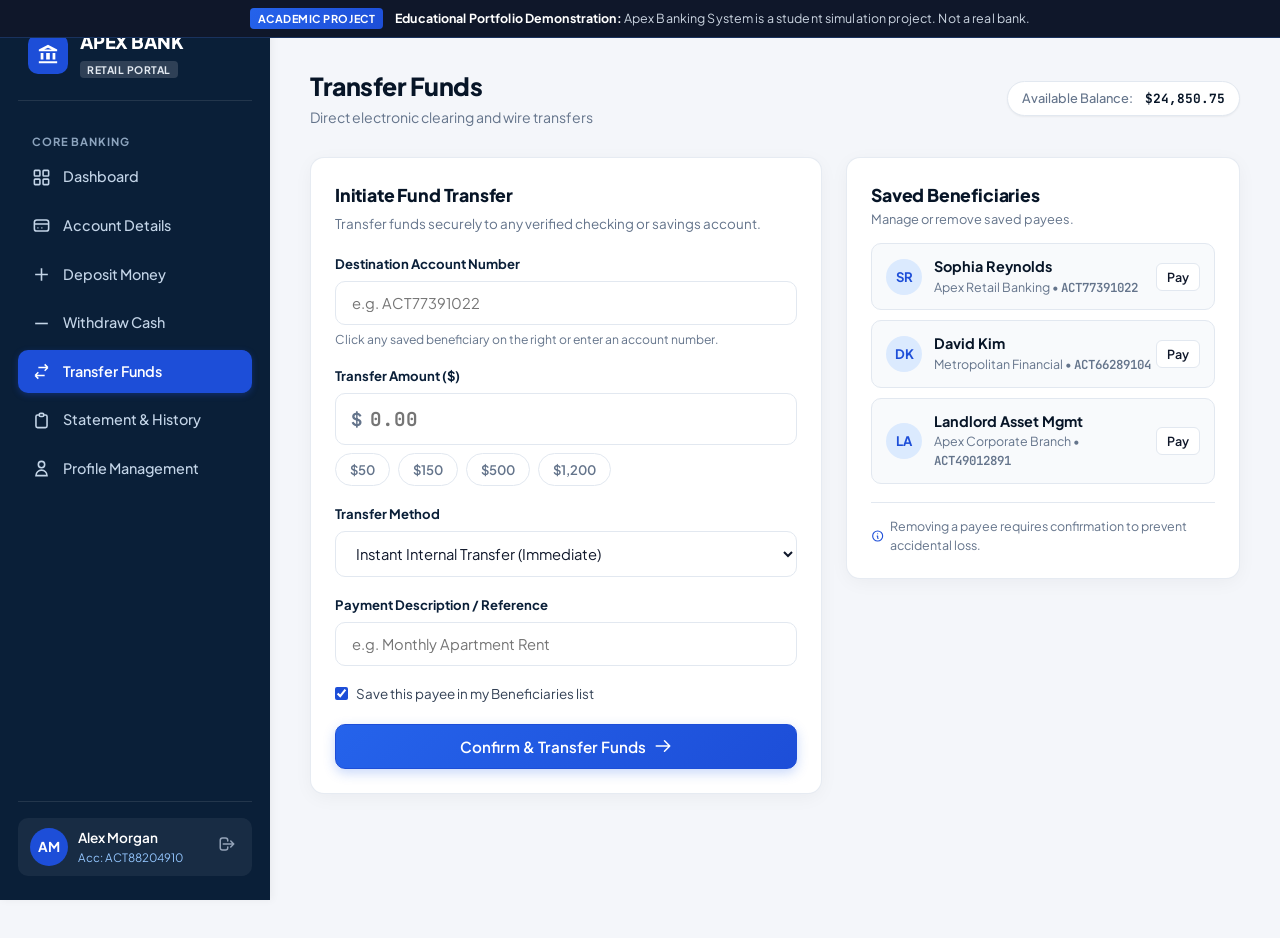
<file: transfer.html>
<!DOCTYPE html>
<html lang="en">
<head>
  <meta charset="UTF-8">
  <meta name="viewport" content="width=device-width, initial-scale=1.0">
  <meta name="robots" content="noindex, nofollow">
  <title>Transfer Funds - Apex Banking Simulation [Academic Project]</title>
  <link rel="stylesheet" href="css/style.css">
  <link rel="stylesheet" href="css/dashboard.css">
</head>
<body>

  <!-- Academic Simulation Disclaimer Banner -->
  <div class="academic-simulation-banner">
    <span class="academic-badge">Academic Project</span>
    <span class="academic-banner-text">
      <strong>Educational Portfolio Demonstration:</strong> Apex Banking System is a student simulation project. Not a real bank.
    </span>
  </div>

  <div class="app-layout">
    
    <!-- Sidebar -->
    <aside class="sidebar">
      <div class="brand">
        <div class="brand-icon">
          <svg viewBox="0 0 24 24"><path d="M12 2L2 7v2h20V7L12 2zm0 3.3L16.2 7H7.8L12 5.3zM4 11v7h3v-7H4zm6 0v7h4v-7h-4zm7 0v7h3v-7h-3zm-15 9v2h20v-2H2z"/></svg>
        </div>
        <div>
          <div class="brand-title">APEX BANK</div>
          <span class="brand-badge">RETAIL PORTAL</span>
        </div>
      </div>

      <div class="nav-section-title">Core Banking</div>
      <ul class="nav-menu">
        <li>
          <a href="dashboard.html" class="nav-link">
            <svg viewBox="0 0 24 24"><rect x="3" y="3" width="7" height="7" rx="1"/><rect x="14" y="3" width="7" height="7" rx="1"/><rect x="14" y="14" width="7" height="7" rx="1"/><rect x="3" y="14" width="7" height="7" rx="1"/></svg>
            Dashboard
          </a>
        </li>
        <li>
          <a href="account-details.html" class="nav-link">
            <svg viewBox="0 0 24 24"><path d="M3 10h18M7 15h1m4 0h1m-7 4h12a3 3 0 003-3V8a3 3 0 00-3-3H6a3 3 0 00-3 3v8a3 3 0 003 3z"/></svg>
            Account Details
          </a>
        </li>
        <li>
          <a href="deposit.html" class="nav-link">
            <svg viewBox="0 0 24 24"><path d="M12 4v16m8-8H4"/></svg>
            Deposit Money
          </a>
        </li>
        <li>
          <a href="withdraw.html" class="nav-link">
            <svg viewBox="0 0 24 24"><path d="M20 12H4"/></svg>
            Withdraw Cash
          </a>
        </li>
        <li>
          <a href="transfer.html" class="nav-link active">
            <svg viewBox="0 0 24 24"><path d="M8 7h12m0 0l-4-4m4 4l-4 4m0 6H4m0 0l4 4m-4-4l4-4"/></svg>
            Transfer Funds
          </a>
        </li>
        <li>
          <a href="transactions.html" class="nav-link">
            <svg viewBox="0 0 24 24"><path d="M9 5H7a2 2 0 00-2 2v12a2 2 0 002 2h10a2 2 0 002-2V7a2 2 0 00-2-2h-2M9 5a2 2 0 002 2h2a2 2 0 002-2M9 5a2 2 0 012-2h2a2 2 0 012 2"/></svg>
            Statement & History
          </a>
        </li>
        <li>
          <a href="profile.html" class="nav-link">
            <svg viewBox="0 0 24 24"><path d="M16 7a4 4 0 11-8 0 4 4 0 018 0zM12 14a7 7 0 00-7 7h14a7 7 0 00-7-7z"/></svg>
            Profile Management
          </a>
        </li>
      </ul>



      <div class="sidebar-footer">
        <div class="user-card">
          <div class="user-avatar val-name">AM</div>
          <div class="user-info">
            <div class="user-name val-name">Alex Morgan</div>
            <div class="user-role">Acc: <span class="val-accno">ACT88204910</span></div>
          </div>
          <a href="login.html" title="Logout" style="color: #94a3b8; padding: 4px;">
            <svg width="18" height="18" fill="none" stroke="currentColor" stroke-width="2" viewBox="0 0 24 24"><path stroke-linecap="round" stroke-linejoin="round" d="M17 16l4-4m0 0l-4-4m4 4H7m6 4v1a3 3 0 01-3 3H6a3 3 0 01-3-3V7a3 3 0 013-3h4a3 3 0 013 3v1"/></svg>
          </a>
        </div>
      </div>
    </aside>

    <!-- Main Content -->
    <main class="main-wrapper">
      
      <!-- Topbar Header -->
      <header class="topbar">
        <div style="display: flex; align-items: center; gap: 14px;">
          <button class="mobile-toggle" aria-label="Toggle navigation">
            <svg width="22" height="22" fill="none" stroke="currentColor" stroke-width="2" viewBox="0 0 24 24"><path stroke-linecap="round" stroke-linejoin="round" d="M4 6h16M4 12h16M4 18h16"/></svg>
          </button>
          <div class="topbar-greeting">
            <h1>Transfer Funds</h1>
            <p>Direct electronic clearing and wire transfers</p>
          </div>
        </div>

        <div class="pill-badge">
          <span>Available Balance:</span>
          <strong class="val-balance" style="color: var(--navy-950); font-family: var(--font-mono); margin-left: 4px;">$24,850.75</strong>
        </div>
      </header>

      <div style="display: grid; grid-template-columns: 1.3fr 1fr; gap: 24px; align-items: start;">
        
        <!-- Transfer Form Box -->
        <div class="card form-box" style="margin: 0; max-width: 100%;">
          <div class="section-title" style="margin-bottom: 6px;">Initiate Fund Transfer</div>
          <p style="color: var(--text-muted); font-size: 0.84rem; margin-bottom: 20px;">
            Transfer funds securely to any verified checking or savings account.
          </p>

          <form id="transferForm" onsubmit="handleTransfer(event)">
            <div class="form-group">
              <label class="form-label" for="targetAccount">Destination Account Number</label>
              <input type="text" id="targetAccount" class="form-control" placeholder="e.g. ACT77391022" required>
              <div class="form-helper">
                Click any saved beneficiary on the right or enter an account number.
              </div>
            </div>

            <div class="form-group">
              <label class="form-label" for="transferAmount">Transfer Amount ($)</label>
              <div class="input-currency">
                <span class="currency-symbol">$</span>
                <input type="number" id="transferAmount" class="form-control" placeholder="0.00" min="1" step="0.01" required>
              </div>
              <div class="preset-amounts">
                <span class="preset-pill" data-amount="50">$50</span>
                <span class="preset-pill" data-amount="150">$150</span>
                <span class="preset-pill" data-amount="500">$500</span>
                <span class="preset-pill" data-amount="1200">$1,200</span>
              </div>
            </div>

            <div class="form-group">
              <label class="form-label" for="transferType">Transfer Method</label>
              <select id="transferType" class="form-control">
                <option value="INSTANT">Instant Internal Transfer (Immediate)</option>
                <option value="ACH">ACH Electronic Clearing (Standard)</option>
                <option value="WIRE">Fedwire Gross Settlement</option>
              </select>
            </div>

            <div class="form-group">
              <label class="form-label" for="transferNote">Payment Description / Reference</label>
              <input type="text" id="transferNote" class="form-control" placeholder="e.g. Monthly Apartment Rent">
            </div>

            <div style="margin-bottom: 20px;">
              <label style="display: flex; align-items: center; gap: 8px; font-size: 0.84rem; color: var(--text-body); cursor: pointer;">
                <input type="checkbox" id="saveBeneficiaryCheckbox" checked style="accent-color: var(--blue-600);">
                Save this payee in my Beneficiaries list
              </label>
            </div>

            <button type="submit" class="btn btn-primary" style="width: 100%; padding: 12px; font-size: 0.95rem;">
              Confirm & Transfer Funds
              <svg width="18" height="18" fill="none" stroke="currentColor" stroke-width="2" viewBox="0 0 24 24"><path stroke-linecap="round" stroke-linejoin="round" d="M14 5l7 7m0 0l-7 7m7-7H3"/></svg>
            </button>
          </form>
        </div>

        <!-- Saved Beneficiaries Management Box (With Delete Option) -->
        <div class="card">
          <div class="section-header" style="margin-bottom: 8px;">
            <div>
              <div class="section-title">Saved Beneficiaries</div>
              <p style="color: var(--text-muted); font-size: 0.8rem; margin-top: 2px;">
                Manage or remove saved payees.
              </p>
            </div>
          </div>

          <div class="beneficiary-list" id="beneficiaryList">
            <!-- Rendered dynamically by app.js -->
          </div>

          <div style="margin-top: 18px; padding-top: 14px; border-top: 1px solid var(--border-color); font-size: 0.78rem; color: var(--text-muted);">
            <div style="display: flex; align-items: center; gap: 6px;">
              <svg width="16" height="16" fill="none" stroke="currentColor" stroke-width="2" viewBox="0 0 24 24" style="color: var(--blue-600);"><path stroke-linecap="round" stroke-linejoin="round" d="M13 16h-1v-4h-1m1-4h.01M21 12a9 9 0 11-18 0 9 9 0 0118 0z"/></svg>
              <span>Removing a payee requires confirmation to prevent accidental loss.</span>
            </div>
          </div>
        </div>

      </div>

    </main>

  </div>

  <script src="js/mock-data.js"></script>
  <script src="js/api.js"></script>
  <script src="js/app.js"></script>
  <script>
    document.addEventListener('DOMContentLoaded', () => {
      initPresetPills('transferAmount');
      renderBeneficiaryList();
    });
  </script>
</body>
</html>
</file>
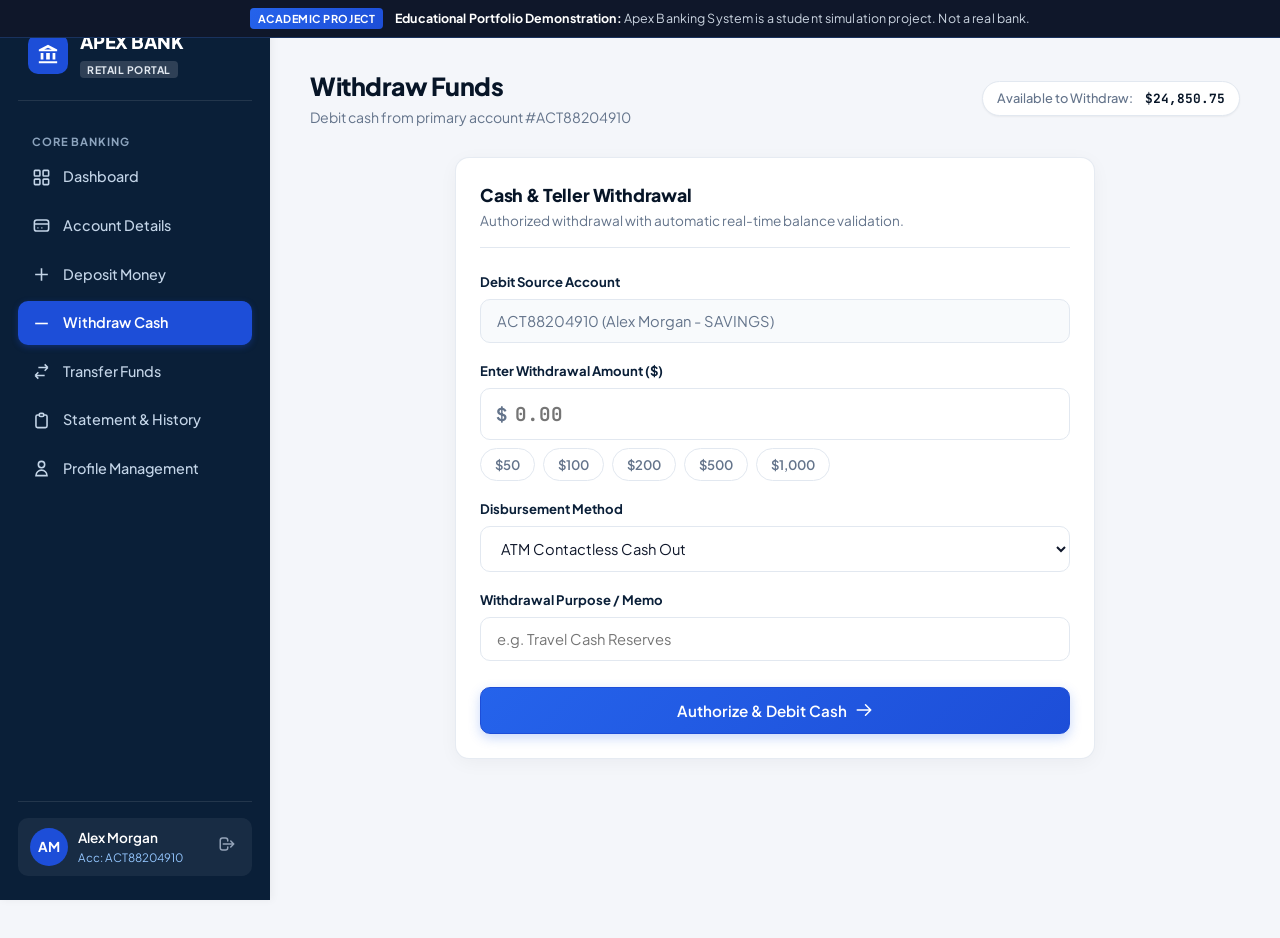
<file: withdraw.html>
<!DOCTYPE html>
<html lang="en">
<head>
  <meta charset="UTF-8">
  <meta name="viewport" content="width=device-width, initial-scale=1.0">
  <meta name="robots" content="noindex, nofollow">
  <title>Withdraw Cash - Apex Banking Simulation [Academic Project]</title>
  <link rel="stylesheet" href="css/style.css">
  <link rel="stylesheet" href="css/dashboard.css">
</head>
<body>

  <!-- Academic Simulation Disclaimer Banner -->
  <div class="academic-simulation-banner">
    <span class="academic-badge">Academic Project</span>
    <span class="academic-banner-text">
      <strong>Educational Portfolio Demonstration:</strong> Apex Banking System is a student simulation project. Not a real bank.
    </span>
  </div>

  <div class="app-layout">
    
    <!-- Sidebar -->
    <aside class="sidebar">
      <div class="brand">
        <div class="brand-icon">
          <svg viewBox="0 0 24 24"><path d="M12 2L2 7v2h20V7L12 2zm0 3.3L16.2 7H7.8L12 5.3zM4 11v7h3v-7H4zm6 0v7h4v-7h-4zm7 0v7h3v-7h-3zm-15 9v2h20v-2H2z"/></svg>
        </div>
        <div>
          <div class="brand-title">APEX BANK</div>
          <span class="brand-badge">RETAIL PORTAL</span>
        </div>
      </div>

      <div class="nav-section-title">Core Banking</div>
      <ul class="nav-menu">
        <li>
          <a href="dashboard.html" class="nav-link">
            <svg viewBox="0 0 24 24"><rect x="3" y="3" width="7" height="7" rx="1"/><rect x="14" y="3" width="7" height="7" rx="1"/><rect x="14" y="14" width="7" height="7" rx="1"/><rect x="3" y="14" width="7" height="7" rx="1"/></svg>
            Dashboard
          </a>
        </li>
        <li>
          <a href="account-details.html" class="nav-link">
            <svg viewBox="0 0 24 24"><path d="M3 10h18M7 15h1m4 0h1m-7 4h12a3 3 0 003-3V8a3 3 0 00-3-3H6a3 3 0 00-3 3v8a3 3 0 003 3z"/></svg>
            Account Details
          </a>
        </li>
        <li>
          <a href="deposit.html" class="nav-link">
            <svg viewBox="0 0 24 24"><path d="M12 4v16m8-8H4"/></svg>
            Deposit Money
          </a>
        </li>
        <li>
          <a href="withdraw.html" class="nav-link active">
            <svg viewBox="0 0 24 24"><path d="M20 12H4"/></svg>
            Withdraw Cash
          </a>
        </li>
        <li>
          <a href="transfer.html" class="nav-link">
            <svg viewBox="0 0 24 24"><path d="M8 7h12m0 0l-4-4m4 4l-4 4m0 6H4m0 0l4 4m-4-4l4-4"/></svg>
            Transfer Funds
          </a>
        </li>
        <li>
          <a href="transactions.html" class="nav-link">
            <svg viewBox="0 0 24 24"><path d="M9 5H7a2 2 0 00-2 2v12a2 2 0 002 2h10a2 2 0 002-2V7a2 2 0 00-2-2h-2M9 5a2 2 0 002 2h2a2 2 0 002-2M9 5a2 2 0 012-2h2a2 2 0 012 2"/></svg>
            Statement & History
          </a>
        </li>
        <li>
          <a href="profile.html" class="nav-link">
            <svg viewBox="0 0 24 24"><path d="M16 7a4 4 0 11-8 0 4 4 0 018 0zM12 14a7 7 0 00-7 7h14a7 7 0 00-7-7z"/></svg>
            Profile Management
          </a>
        </li>
      </ul>



      <div class="sidebar-footer">
        <div class="user-card">
          <div class="user-avatar val-name">AM</div>
          <div class="user-info">
            <div class="user-name val-name">Alex Morgan</div>
            <div class="user-role">Acc: <span class="val-accno">ACT88204910</span></div>
          </div>
          <a href="login.html" title="Logout" style="color: #94a3b8; padding: 4px;">
            <svg width="18" height="18" fill="none" stroke="currentColor" stroke-width="2" viewBox="0 0 24 24"><path stroke-linecap="round" stroke-linejoin="round" d="M17 16l4-4m0 0l-4-4m4 4H7m6 4v1a3 3 0 01-3 3H6a3 3 0 01-3-3V7a3 3 0 013-3h4a3 3 0 013 3v1"/></svg>
          </a>
        </div>
      </div>
    </aside>

    <!-- Main Content -->
    <main class="main-wrapper">
      
      <!-- Topbar Header -->
      <header class="topbar">
        <div style="display: flex; align-items: center; gap: 14px;">
          <button class="mobile-toggle" aria-label="Toggle navigation">
            <svg width="22" height="22" fill="none" stroke="currentColor" stroke-width="2" viewBox="0 0 24 24"><path stroke-linecap="round" stroke-linejoin="round" d="M4 6h16M4 12h16M4 18h16"/></svg>
          </button>
          <div class="topbar-greeting">
            <h1>Withdraw Funds</h1>
            <p>Debit cash from primary account #<span class="val-accno">ACT88204910</span></p>
          </div>
        </div>

        <div class="pill-badge">
          <span>Available to Withdraw:</span>
          <strong class="val-balance" style="color: var(--navy-950); font-family: var(--font-mono); margin-left: 4px;">$24,850.75</strong>
        </div>
      </header>

      <!-- Form Box -->
      <div class="card form-box">
        <div style="margin-bottom: 24px; border-bottom: 1px solid var(--border-color); padding-bottom: 16px;">
          <h2 class="section-title">Cash & Teller Withdrawal</h2>
          <p style="color: var(--text-muted); font-size: 0.85rem; margin-top: 3px;">
            Authorized withdrawal with automatic real-time balance validation.
          </p>
        </div>

        <form id="withdrawForm" onsubmit="handleWithdraw(event)">
          <div class="form-group">
            <label class="form-label">Debit Source Account</label>
            <input type="text" class="form-control val-source-acc" value="ACT88204910 (Alex Morgan - Primary Savings)" disabled style="background-color: var(--bg-subtle); color: var(--text-muted); cursor: not-allowed;">
          </div>

          <div class="form-group">
            <label class="form-label" for="withdrawAmount">Enter Withdrawal Amount ($)</label>
            <div class="input-currency">
              <span class="currency-symbol">$</span>
              <input type="number" id="withdrawAmount" class="form-control" placeholder="0.00" min="1" step="0.01" required>
            </div>
            <div class="preset-amounts">
              <span class="preset-pill" data-amount="50">$50</span>
              <span class="preset-pill" data-amount="100">$100</span>
              <span class="preset-pill" data-amount="200">$200</span>
              <span class="preset-pill" data-amount="500">$500</span>
              <span class="preset-pill" data-amount="1000">$1,000</span>
            </div>
          </div>

          <div class="form-group">
            <label class="form-label" for="withdrawMethod">Disbursement Method</label>
            <select id="withdrawMethod" class="form-control">
              <option value="ATM">ATM Contactless Cash Out</option>
              <option value="COUNTER">In-Branch Teller Voucher</option>
              <option value="EXTERNAL">Linked External Checking Account</option>
            </select>
          </div>

          <div class="form-group">
            <label class="form-label" for="withdrawNote">Withdrawal Purpose / Memo</label>
            <input type="text" id="withdrawNote" class="form-control" placeholder="e.g. Travel Cash Reserves">
          </div>

          <button type="submit" class="btn btn-primary" style="width: 100%; padding: 13px; font-size: 0.95rem; margin-top: 8px;">
            Authorize & Debit Cash
            <svg width="18" height="18" fill="none" stroke="currentColor" stroke-width="2" viewBox="0 0 24 24"><path stroke-linecap="round" stroke-linejoin="round" d="M14 5l7 7m0 0l-7 7m7-7H3"/></svg>
          </button>
        </form>
      </div>

    </main>

  </div>

  <script src="js/mock-data.js"></script>
  <script src="js/api.js"></script>
  <script src="js/app.js"></script>
  <script>
    document.addEventListener('DOMContentLoaded', () => {
      initPresetPills('withdrawAmount');
    });
  </script>
</body>
</html>
</file>
<file: css/style.css>
/* ===================================================================
   Banking Management System - Global Design System
   Corporate Banking Theme: Navy Blue, Royal Blue, Crisp White & Slate
   =================================================================== */

@import url('https://fonts.googleapis.com/css2?family=Plus+Jakarta+Sans:wght@300;400;500;600;700;800&family=JetBrains+Mono:wght@400;500;600&display=swap');

:root {
  /* Primary & Corporate Navy */
  --navy-950: #071527;
  --navy-900: #0a1f38;
  --navy-800: #0f294a;
  --navy-700: #163a66;

  /* Royal Blue Accent */
  --blue-600: #1d4ed8;
  --blue-500: #2563eb;
  --blue-400: #3b82f6;
  --blue-50:  #eff6ff;
  --blue-100: #dbeafe;

  /* Backgrounds & Canvas (Clean White & Soft Blue-Grey) */
  --bg-page: #f4f6fa;
  --bg-subtle: #f8fafc;
  --bg-card: #ffffff;
  --bg-sidebar: #0a1f38;
  --bg-sidebar-hover: #132d4e;
  --bg-sidebar-active: #1d4ed8;

  /* Borders */
  --border-color: #e2e8f0;
  --border-subtle: #edf2f7;
  --border-focus: #2563eb;

  /* Typography Colors */
  --text-main: #0f172a;
  --text-body: #334155;
  --text-muted: #64748b;
  --text-light: #94a3b8;
  --text-white: #ffffff;

  /* Status Colors */
  --green-600: #16a34a;
  --green-700: #15803d;
  --green-50:  #f0fdf4;
  --green-100: #dcfce7;

  --red-600: #dc2626;
  --red-700: #b91c1c;
  --red-50:  #fef2f2;
  --red-100: #fee2e2;

  --amber-600: #d97706;
  --amber-50:  #fffbeb;
  --amber-100: #fef3c7;

  /* Typography */
  --font-sans: 'Plus Jakarta Sans', -apple-system, BlinkMacSystemFont, 'Segoe UI', Roboto, sans-serif;
  --font-mono: 'JetBrains Mono', monospace;

  /* Radii & Shadows */
  --radius-sm: 6px;
  --radius-md: 10px;
  --radius-lg: 14px;
  --radius-xl: 18px;
  --shadow-xs: 0 1px 2px 0 rgba(0, 0, 0, 0.05);
  --shadow-sm: 0 1px 3px 0 rgba(0, 0, 0, 0.08), 0 1px 2px -1px rgba(0, 0, 0, 0.04);
  --shadow-md: 0 4px 6px -1px rgba(0, 0, 0, 0.07), 0 2px 4px -2px rgba(0, 0, 0, 0.05);
  --shadow-lg: 0 10px 15px -3px rgba(0, 0, 0, 0.08), 0 4px 6px -4px rgba(0, 0, 0, 0.04);

  /* Transitions */
  --transition-fast: 0.15s ease;
  --transition-normal: 0.2s cubic-bezier(0.4, 0, 0.2, 1);
}

/* Reset & Defaults */
*, *::before, *::after {
  box-sizing: border-box;
  margin: 0;
  padding: 0;
}

body {
  font-family: var(--font-sans);
  background-color: var(--bg-page);
  color: var(--text-body);
  min-height: 100vh;
  line-height: 1.5;
  -webkit-font-smoothing: antialiased;
}

a {
  color: inherit;
  text-decoration: none;
}

button, input, select, textarea {
  font-family: inherit;
}

/* Layout */
.app-layout {
  display: flex;
  min-height: 100vh;
}

/* Professional Navy Sidebar */
.sidebar {
  width: 270px;
  background-color: var(--bg-sidebar);
  display: flex;
  flex-direction: column;
  padding: 24px 18px;
  position: fixed;
  top: 0;
  left: 0;
  bottom: 0;
  z-index: 100;
  color: #fff;
  transition: transform var(--transition-normal);
  box-shadow: 2px 0 8px rgba(0, 0, 0, 0.05);
}

.brand {
  display: flex;
  align-items: center;
  gap: 12px;
  padding: 4px 10px 20px;
  border-bottom: 1px solid rgba(255, 255, 255, 0.1);
  margin-bottom: 22px;
}

.brand-icon {
  width: 40px;
  height: 40px;
  background: var(--blue-600);
  border-radius: var(--radius-md);
  display: flex;
  align-items: center;
  justify-content: center;
  color: #fff;
  flex-shrink: 0;
}

.brand-icon svg {
  width: 22px;
  height: 22px;
  fill: currentColor;
}

.brand-title {
  font-size: 1.15rem;
  font-weight: 800;
  letter-spacing: -0.01em;
  color: #ffffff;
}

.brand-badge {
  font-size: 0.65rem;
  background: rgba(255, 255, 255, 0.15);
  color: #e2e8f0;
  padding: 2px 7px;
  border-radius: 4px;
  font-weight: 700;
  letter-spacing: 0.05em;
  text-transform: uppercase;
}

.nav-section-title {
  font-size: 0.7rem;
  text-transform: uppercase;
  letter-spacing: 0.08em;
  color: #8da4be;
  font-weight: 700;
  padding: 10px 14px 6px;
}

.nav-menu {
  list-style: none;
  display: flex;
  flex-direction: column;
  gap: 5px;
  margin-bottom: 18px;
}

.nav-link {
  display: flex;
  align-items: center;
  gap: 12px;
  padding: 11px 14px;
  border-radius: var(--radius-md);
  color: #c4d5e8;
  font-size: 0.9rem;
  font-weight: 500;
  transition: all var(--transition-fast);
}

.nav-link svg {
  width: 19px;
  height: 19px;
  stroke: currentColor;
  stroke-width: 2;
  fill: none;
}

.nav-link:hover {
  background-color: var(--bg-sidebar-hover);
  color: #ffffff;
}

.nav-link.active {
  background-color: var(--blue-600);
  color: #ffffff;
  font-weight: 600;
  box-shadow: 0 2px 6px rgba(29, 78, 216, 0.35);
}

.sidebar-footer {
  margin-top: auto;
  padding-top: 16px;
  border-top: 1px solid rgba(255, 255, 255, 0.1);
}

.user-card {
  display: flex;
  align-items: center;
  gap: 10px;
  padding: 10px 12px;
  border-radius: var(--radius-md);
  background: rgba(255, 255, 255, 0.06);
}

.user-avatar {
  width: 38px;
  height: 38px;
  border-radius: 50%;
  background: var(--blue-600);
  display: flex;
  align-items: center;
  justify-content: center;
  font-weight: 700;
  color: #fff;
  font-size: 0.85rem;
}

.user-info {
  flex: 1;
  overflow: hidden;
}

.user-name {
  font-size: 0.85rem;
  font-weight: 600;
  color: #ffffff;
  white-space: nowrap;
  overflow: hidden;
  text-overflow: ellipsis;
}

.user-role {
  font-size: 0.72rem;
  color: #93c5fd;
}

/* Main Content Area */
.main-wrapper {
  flex: 1;
  margin-left: 270px;
  padding: 30px 40px 60px;
  min-height: 100vh;
}

/* Topbar Header */
.topbar {
  display: flex;
  align-items: center;
  justify-content: space-between;
  margin-bottom: 28px;
  gap: 16px;
}

.topbar-greeting h1 {
  font-size: 1.55rem;
  font-weight: 800;
  color: var(--navy-950);
  letter-spacing: -0.02em;
}

.topbar-greeting p {
  color: var(--text-muted);
  font-size: 0.88rem;
  margin-top: 2px;
}

.topbar-actions {
  display: flex;
  align-items: center;
  gap: 12px;
}

.pill-badge {
  display: inline-flex;
  align-items: center;
  gap: 8px;
  background: #ffffff;
  border: 1px solid var(--border-color);
  padding: 7px 14px;
  border-radius: 30px;
  font-size: 0.8rem;
  color: var(--text-muted);
  font-weight: 500;
  box-shadow: var(--shadow-xs);
}

.pulse-dot {
  width: 8px;
  height: 8px;
  background: var(--green-600);
  border-radius: 50%;
  box-shadow: 0 0 0 2px rgba(22, 163, 74, 0.2);
}

/* Mobile Toggle */
.mobile-toggle {
  display: none;
  background: #ffffff;
  border: 1px solid var(--border-color);
  color: var(--navy-950);
  padding: 8px;
  border-radius: var(--radius-sm);
  cursor: pointer;
}

/* White Corporate Cards */
.card {
  background-color: var(--bg-card);
  border: 1px solid var(--border-color);
  border-radius: var(--radius-lg);
  padding: 24px;
  box-shadow: var(--shadow-sm);
  position: relative;
}

/* Buttons */
.btn {
  display: inline-flex;
  align-items: center;
  justify-content: center;
  gap: 8px;
  padding: 10px 18px;
  border-radius: var(--radius-md);
  font-size: 0.88rem;
  font-weight: 600;
  border: 1px solid transparent;
  cursor: pointer;
  transition: all var(--transition-fast);
}

.btn-primary {
  background-color: var(--blue-600);
  color: #ffffff;
  border-color: var(--blue-600);
}

.btn-primary:hover {
  background-color: #1e40af;
  border-color: #1e40af;
}

.btn-secondary {
  background-color: #ffffff;
  color: var(--text-main);
  border-color: var(--border-color);
}

.btn-secondary:hover {
  background-color: var(--bg-subtle);
  border-color: #cbd5e1;
}

.btn-outline {
  background-color: transparent;
  color: var(--blue-600);
  border-color: var(--blue-600);
}

.btn-outline:hover {
  background-color: var(--blue-50);
}

.btn-danger {
  background-color: var(--red-600);
  color: #ffffff;
  border-color: var(--red-600);
}

.btn-danger:hover {
  background-color: var(--red-700);
  border-color: var(--red-700);
}

.btn-danger-outline {
  background-color: #ffffff;
  color: var(--red-600);
  border-color: #fca5a5;
}

.btn-danger-outline:hover {
  background-color: var(--red-50);
  border-color: var(--red-600);
}

.btn-sm {
  padding: 5px 10px;
  font-size: 0.78rem;
  border-radius: var(--radius-sm);
}

/* Badges */
.badge {
  display: inline-flex;
  align-items: center;
  gap: 5px;
  padding: 4px 9px;
  border-radius: 6px;
  font-size: 0.74rem;
  font-weight: 700;
  letter-spacing: 0.02em;
}

.badge-success {
  background-color: var(--green-100);
  color: var(--green-700);
}

.badge-danger {
  background-color: var(--red-100);
  color: var(--red-700);
}

.badge-info {
  background-color: var(--blue-100);
  color: var(--blue-600);
}

.badge-warning {
  background-color: var(--amber-100);
  color: var(--amber-600);
}

/* Modal Dialog for Delete Confirmation & Safety */
.modal-backdrop {
  position: fixed;
  inset: 0;
  background: rgba(15, 23, 42, 0.6);
  backdrop-filter: blur(4px);
  display: flex;
  align-items: center;
  justify-content: center;
  z-index: 1000;
  padding: 20px;
  opacity: 0;
  pointer-events: none;
  transition: opacity var(--transition-fast);
}

.modal-backdrop.active {
  opacity: 1;
  pointer-events: auto;
}

.modal-box {
  background: #ffffff;
  border-radius: var(--radius-xl);
  max-width: 460px;
  width: 100%;
  padding: 26px;
  box-shadow: 0 20px 25px -5px rgba(0, 0, 0, 0.2), 0 10px 10px -5px rgba(0, 0, 0, 0.1);
  transform: scale(0.95);
  transition: transform var(--transition-fast);
}

.modal-backdrop.active .modal-box {
  transform: scale(1);
}

.modal-icon-warning {
  width: 50px;
  height: 50px;
  border-radius: 50%;
  background: var(--red-100);
  color: var(--red-600);
  display: flex;
  align-items: center;
  justify-content: center;
  margin-bottom: 16px;
}

.modal-title {
  font-size: 1.2rem;
  font-weight: 800;
  color: var(--navy-950);
  margin-bottom: 8px;
}

.modal-desc {
  font-size: 0.9rem;
  color: var(--text-muted);
  line-height: 1.5;
  margin-bottom: 22px;
}

.modal-footer {
  display: flex;
  justify-content: flex-end;
  gap: 10px;
}

/* Toast Notifications */
.toast-container {
  position: fixed;
  bottom: 24px;
  right: 24px;
  z-index: 2000;
  display: flex;
  flex-direction: column;
  gap: 10px;
}

.toast {
  display: flex;
  align-items: center;
  gap: 12px;
  padding: 14px 18px;
  border-radius: var(--radius-md);
  background: #ffffff;
  border: 1px solid var(--border-color);
  box-shadow: var(--shadow-lg);
  color: var(--text-main);
  font-size: 0.88rem;
  font-weight: 500;
  animation: slideIn 0.25s ease forwards;
  min-width: 320px;
}

.toast.success {
  border-left: 4px solid var(--green-600);
}

.toast.error {
  border-left: 4px solid var(--red-600);
}

@keyframes slideIn {
  from { transform: translateX(100%); opacity: 0; }
  to { transform: translateX(0); opacity: 1; }
}

/* Responsive */
@media (max-width: 1024px) {
  .sidebar {
    transform: translateX(-100%);
  }
  .sidebar.open {
    transform: translateX(0);
    box-shadow: 0 0 40px rgba(0, 0, 0, 0.4);
  }
  .main-wrapper {
    margin-left: 0;
    padding: 20px;
  }
  .mobile-toggle {
    display: block;
  }
}

/* World-Class Fintech UI Enhancements */
::-webkit-scrollbar {
  width: 8px;
  height: 8px;
}
::-webkit-scrollbar-track {
  background: rgba(0, 0, 0, 0.05);
}
::-webkit-scrollbar-thumb {
  background: rgba(100, 116, 139, 0.3);
  border-radius: 4px;
}
::-webkit-scrollbar-thumb:hover {
  background: rgba(100, 116, 139, 0.5);
}

.card {
  border: 1px solid rgba(226, 232, 240, 0.85);
  box-shadow: 0 4px 20px -2px rgba(15, 23, 42, 0.05);
  border-radius: var(--radius-lg);
  background: #ffffff;
}

.table tr {
  transition: background-color 0.15s ease;
}

.table tr:hover td {
  background-color: #f8fafc;
}

.btn-primary {
  background: linear-gradient(135deg, #2563eb, #1d4ed8);
  box-shadow: 0 4px 12px rgba(37, 99, 235, 0.25);
  transition: all 0.2s cubic-bezier(0.4, 0, 0.2, 1);
}

.btn-primary:hover {
  transform: translateY(-1px);
  box-shadow: 0 6px 18px rgba(37, 99, 235, 0.4);
}

.btn-primary:active {
  transform: translateY(0);
}

/* ===================================================================
   Academic / Portfolio Demonstration Notice Banner
   Prevents anti-phishing / security crawler false positives
   =================================================================== */
.academic-simulation-banner {
  background: #0f172a;
  border-bottom: 1px solid rgba(59, 130, 246, 0.25);
  color: #e2e8f0;
  font-size: 0.78rem;
  padding: 8px 18px;
  position: relative;
  z-index: 99999;
  display: flex;
  align-items: center;
  justify-content: center;
  gap: 12px;
  flex-wrap: wrap;
  line-height: 1.4;
  letter-spacing: 0.01em;
}

.academic-badge {
  background: linear-gradient(135deg, #2563eb, #1d4ed8);
  color: #ffffff;
  font-weight: 700;
  font-size: 0.68rem;
  padding: 3px 8px;
  border-radius: 4px;
  text-transform: uppercase;
  letter-spacing: 0.05em;
  display: inline-flex;
  align-items: center;
  gap: 5px;
  white-space: nowrap;
}

.academic-banner-text {
  color: #cbd5e1;
}

.academic-banner-text strong {
  color: #ffffff;
}

.academic-banner-link {
  color: #60a5fa;
  font-weight: 600;
  text-decoration: underline;
  margin-left: 6px;
  cursor: pointer;
}
</file>
<file: css/dashboard.css>
/* ===================================================================
   Banking Management System - Dashboard & Transaction Components
   Corporate Theme: White Cards, Navy Blue Accents & Clean Tables
   =================================================================== */

/* Stats Grid */
.stats-grid {
  display: grid;
  grid-template-columns: repeat(auto-fit, minmax(230px, 1fr));
  gap: 18px;
  margin-bottom: 28px;
}

.stat-card {
  display: flex;
  align-items: center;
  gap: 16px;
  padding: 20px 22px;
  border-radius: var(--radius-lg);
  border: 1px solid var(--border-color);
  background: #ffffff;
  box-shadow: var(--shadow-sm);
  transition: transform var(--transition-fast), box-shadow var(--transition-fast);
}

.stat-card:hover {
  transform: translateY(-2px);
  box-shadow: var(--shadow-md);
}

.stat-icon {
  width: 48px;
  height: 48px;
  border-radius: var(--radius-md);
  display: flex;
  align-items: center;
  justify-content: center;
  flex-shrink: 0;
}

.stat-icon svg {
  width: 24px;
  height: 24px;
}

.stat-icon.blue {
  background-color: var(--blue-50);
  color: var(--blue-600);
}

.stat-icon.green {
  background-color: var(--green-50);
  color: var(--green-600);
}

.stat-icon.red {
  background-color: var(--red-50);
  color: var(--red-600);
}

.stat-icon.navy {
  background-color: #f1f5f9;
  color: var(--navy-800);
}

.stat-content {
  flex: 1;
}

.stat-label {
  font-size: 0.8rem;
  color: var(--text-muted);
  font-weight: 600;
  margin-bottom: 2px;
}

.stat-value {
  font-size: 1.5rem;
  font-weight: 800;
  color: var(--navy-950);
  letter-spacing: -0.02em;
}

.stat-trend {
  font-size: 0.74rem;
  display: flex;
  align-items: center;
  gap: 4px;
  margin-top: 3px;
  font-weight: 600;
}

.trend-up { color: var(--green-600); }
.trend-down { color: var(--red-600); }

/* Main Dashboard 2-Column Section */
.dashboard-columns {
  display: grid;
  grid-template-columns: 1.25fr 1fr;
  gap: 22px;
  margin-bottom: 28px;
}

@media (max-width: 1100px) {
  .dashboard-columns {
    grid-template-columns: 1fr;
  }
}

/* Executive Navy Banking Card */
.virtual-card-wrapper {
  background: linear-gradient(135deg, #0a1f38 0%, #163a66 100%);
  border-radius: var(--radius-xl);
  padding: 26px;
  color: #ffffff;
  position: relative;
  box-shadow: 0 12px 24px -6px rgba(10, 31, 56, 0.35);
  min-height: 210px;
  display: flex;
  flex-direction: column;
  justify-content: space-between;
  overflow: hidden;
}

.virtual-card-wrapper::after {
  content: '';
  position: absolute;
  top: -60px;
  right: -60px;
  width: 200px;
  height: 200px;
  background: radial-gradient(circle, rgba(255, 255, 255, 0.08) 0%, transparent 70%);
  border-radius: 50%;
  pointer-events: none;
}

.card-top {
  display: flex;
  justify-content: space-between;
  align-items: center;
}

.bank-logo-text {
  font-size: 1rem;
  font-weight: 800;
  letter-spacing: 0.04em;
  color: #ffffff;
}

.card-chip {
  width: 42px;
  height: 32px;
  background: linear-gradient(135deg, #fcd34d, #f59e0b);
  border-radius: 5px;
  position: relative;
}

.card-chip::before {
  content: '';
  position: absolute;
  inset: 3px;
  border: 1px solid rgba(0, 0, 0, 0.2);
  border-radius: 2px;
}

.card-number {
  font-family: var(--font-mono);
  font-size: 1.3rem;
  letter-spacing: 0.16em;
  margin: 16px 0 12px;
  font-weight: 600;
}

.card-bottom {
  display: flex;
  justify-content: space-between;
  align-items: flex-end;
}

.card-holder-label {
  font-size: 0.65rem;
  text-transform: uppercase;
  color: rgba(255, 255, 255, 0.7);
  letter-spacing: 0.06em;
}

.card-holder-name {
  font-size: 0.92rem;
  font-weight: 700;
}

.card-valid-thru {
  font-family: var(--font-mono);
  font-size: 0.92rem;
  font-weight: 600;
}

/* Quick Actions Box */
.quick-actions {
  display: grid;
  grid-template-columns: repeat(3, 1fr);
  gap: 12px;
  margin-top: 16px;
}

.action-btn {
  background: #ffffff;
  border: 1px solid var(--border-color);
  border-radius: var(--radius-md);
  padding: 14px 10px;
  display: flex;
  flex-direction: column;
  align-items: center;
  gap: 8px;
  color: var(--navy-900);
  font-size: 0.8rem;
  font-weight: 600;
  cursor: pointer;
  transition: all var(--transition-fast);
}

.action-btn:hover {
  background: var(--blue-50);
  border-color: var(--blue-600);
  color: var(--blue-600);
  transform: translateY(-2px);
}

.action-btn svg {
  width: 20px;
  height: 20px;
}

/* Beneficiaries Section */
.beneficiary-list {
  display: flex;
  flex-direction: column;
  gap: 10px;
  margin-top: 14px;
}

.beneficiary-item {
  display: flex;
  align-items: center;
  justify-content: space-between;
  padding: 12px 14px;
  background: var(--bg-subtle);
  border: 1px solid var(--border-color);
  border-radius: var(--radius-md);
  transition: background var(--transition-fast);
}

.beneficiary-item:hover {
  background: #ffffff;
  border-color: #cbd5e1;
}

.beneficiary-avatar {
  width: 36px;
  height: 36px;
  border-radius: 50%;
  background: var(--blue-100);
  color: var(--blue-600);
  display: flex;
  align-items: center;
  justify-content: center;
  font-weight: 700;
  font-size: 0.82rem;
  flex-shrink: 0;
}

/* Section Header */
.section-header {
  display: flex;
  justify-content: space-between;
  align-items: center;
  margin-bottom: 18px;
}

.section-title {
  font-size: 1.1rem;
  font-weight: 800;
  color: var(--navy-950);
  letter-spacing: -0.01em;
}

/* Form Styles */
.form-box {
  max-width: 640px;
  margin: 0 auto;
}

.form-group {
  margin-bottom: 18px;
}

.form-label {
  display: block;
  font-size: 0.82rem;
  font-weight: 700;
  color: var(--navy-900);
  margin-bottom: 7px;
}

.form-control {
  width: 100%;
  padding: 12px 16px;
  background: #ffffff;
  border: 1px solid var(--border-color);
  border-radius: var(--radius-md);
  color: var(--text-main);
  font-size: 0.92rem;
  transition: border-color var(--transition-fast), box-shadow var(--transition-fast);
}

.form-control:focus {
  outline: none;
  border-color: var(--blue-600);
  box-shadow: 0 0 0 3px rgba(37, 99, 235, 0.15);
}

.input-currency {
  position: relative;
}

.currency-symbol {
  position: absolute;
  left: 16px;
  top: 50%;
  transform: translateY(-50%);
  color: var(--text-muted);
  font-weight: 700;
  font-size: 1.1rem;
}

.input-currency .form-control {
  padding-left: 34px;
  font-size: 1.2rem;
  font-weight: 700;
  font-family: var(--font-mono);
}

.form-helper {
  font-size: 0.76rem;
  color: var(--text-muted);
  margin-top: 5px;
}

/* Preset Amount Pills */
.preset-amounts {
  display: flex;
  gap: 8px;
  margin-top: 8px;
  flex-wrap: wrap;
}

.preset-pill {
  background: #ffffff;
  border: 1px solid var(--border-color);
  padding: 6px 14px;
  border-radius: 20px;
  font-size: 0.82rem;
  color: var(--text-muted);
  cursor: pointer;
  font-weight: 600;
  transition: all var(--transition-fast);
}

.preset-pill:hover, .preset-pill.active {
  background: var(--blue-50);
  border-color: var(--blue-600);
  color: var(--blue-600);
}

/* Banking Tables */
.table-responsive {
  width: 100%;
  overflow-x: auto;
}

.bank-table {
  width: 100%;
  border-collapse: collapse;
  text-align: left;
}

.bank-table th {
  padding: 12px 14px;
  font-size: 0.72rem;
  font-weight: 700;
  text-transform: uppercase;
  letter-spacing: 0.05em;
  color: var(--text-muted);
  border-bottom: 2px solid var(--border-color);
  background-color: var(--bg-subtle);
}

.bank-table td {
  padding: 14px;
  font-size: 0.86rem;
  border-bottom: 1px solid var(--border-color);
  color: var(--text-main);
  vertical-align: middle;
}

.bank-table tr:hover td {
  background-color: #f8fafc;
}

.tx-ref {
  font-family: var(--font-mono);
  font-size: 0.8rem;
  color: var(--text-muted);
  font-weight: 600;
}

.amount-positive {
  color: var(--green-600);
  font-weight: 700;
  font-family: var(--font-mono);
}

.amount-negative {
  color: var(--red-600);
  font-weight: 700;
  font-family: var(--font-mono);
}

/* Compliance Audit Banner */
.audit-notice-banner {
  background-color: #f8fafc;
  border: 1px solid var(--border-color);
  border-left: 4px solid var(--blue-600);
  padding: 14px 18px;
  border-radius: var(--radius-md);
  margin-bottom: 20px;
  display: flex;
  align-items: center;
  gap: 12px;
  font-size: 0.84rem;
  color: var(--text-body);
}

.audit-notice-banner svg {
  width: 22px;
  height: 22px;
  color: var(--blue-600);
  flex-shrink: 0;
}
</file>
<file: css/auth.css>
/* ===================================================================
   Banking Management System - Authentication Styling
   Corporate Clean Theme
   =================================================================== */

.auth-wrapper {
  min-height: calc(100vh - 40px);
  display: flex;
  align-items: center;
  justify-content: center;
  padding: 30px 20px;
  background-color: var(--bg-page);
}

.auth-card {
  width: 100%;
  max-width: 960px;
  background: #ffffff;
  border: 1px solid var(--border-color);
  border-radius: var(--radius-xl);
  display: grid;
  grid-template-columns: 1fr 1fr;
  overflow: hidden;
  box-shadow: var(--shadow-lg);
}

@media (max-width: 840px) {
  .auth-card {
    grid-template-columns: 1fr;
    max-width: 440px;
  }
  .auth-side-banner {
    display: none;
  }
}

.auth-side-banner {
  background: linear-gradient(135deg, #0a1f38 0%, #163a66 100%);
  padding: 44px;
  display: flex;
  flex-direction: column;
  justify-content: space-between;
  color: #ffffff;
}

.auth-hero-title {
  font-size: 1.95rem;
  font-weight: 800;
  color: #ffffff;
  line-height: 1.25;
  margin-top: 24px;
  letter-spacing: -0.02em;
}

.auth-hero-desc {
  color: #cbd5e1;
  font-size: 0.92rem;
  margin-top: 12px;
  line-height: 1.6;
}

.security-badges {
  display: flex;
  flex-direction: column;
  gap: 12px;
  margin-top: 32px;
}

.sec-item {
  display: flex;
  align-items: center;
  gap: 12px;
  color: #e2e8f0;
  font-size: 0.85rem;
  font-weight: 500;
}

.sec-icon {
  width: 30px;
  height: 30px;
  border-radius: 50%;
  background: rgba(255, 255, 255, 0.15);
  color: #93c5fd;
  display: flex;
  align-items: center;
  justify-content: center;
  flex-shrink: 0;
}

.sec-icon svg {
  width: 15px;
  height: 15px;
}

.auth-form-side {
  padding: 44px 38px;
  display: flex;
  flex-direction: column;
  justify-content: center;
}

.auth-header {
  margin-bottom: 24px;
}

.auth-title {
  font-size: 1.45rem;
  font-weight: 800;
  color: var(--navy-950);
  letter-spacing: -0.02em;
}

.auth-subtitle {
  color: var(--text-muted);
  font-size: 0.85rem;
  margin-top: 4px;
}

.auth-footer {
  margin-top: 20px;
  text-align: center;
  font-size: 0.84rem;
  color: var(--text-muted);
}

.auth-footer a {
  color: var(--blue-600);
  font-weight: 600;
}

.auth-footer a:hover {
  text-decoration: underline;
}

.demo-credentials-box {
  margin-top: 20px;
  padding: 12px 14px;
  background: var(--blue-50);
  border: 1px dashed #93c5fd;
  border-radius: var(--radius-md);
  font-size: 0.78rem;
  color: var(--text-body);
}

.demo-credentials-box strong {
  color: var(--blue-600);
}
</file>
